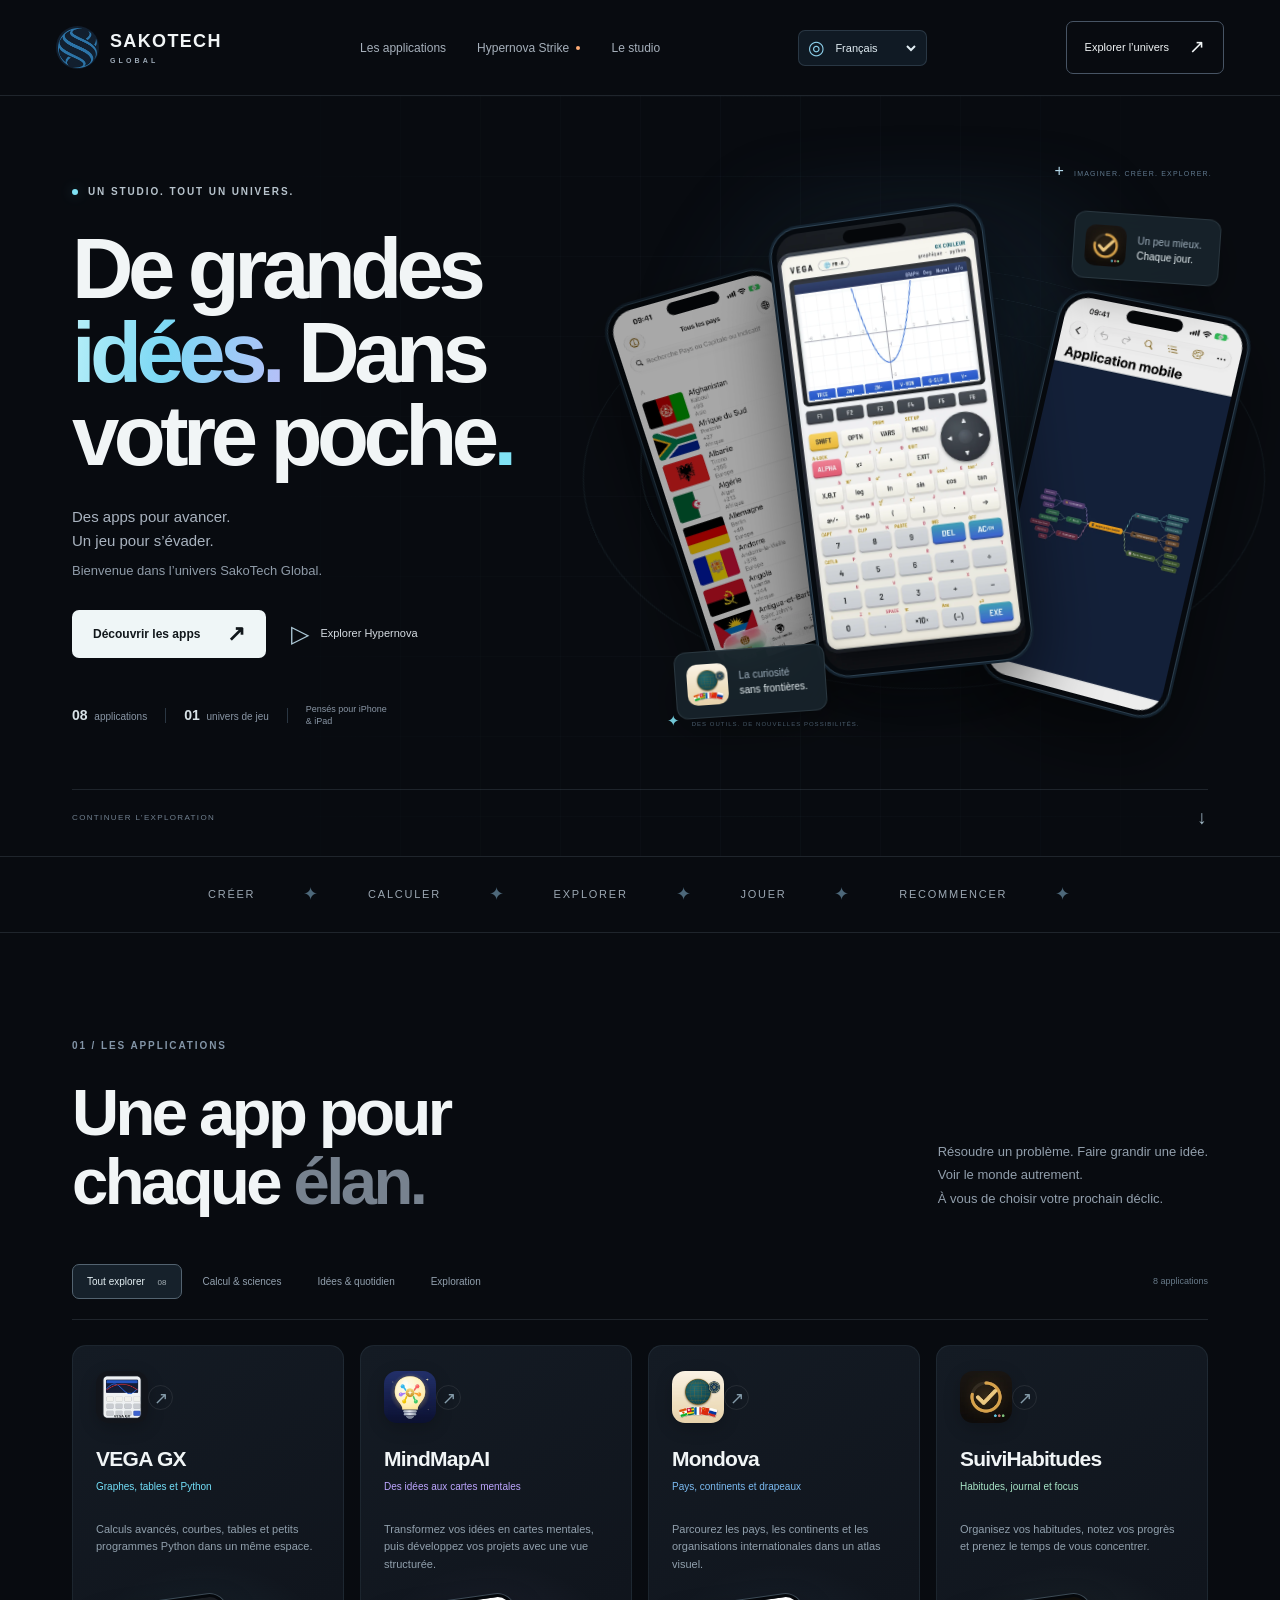
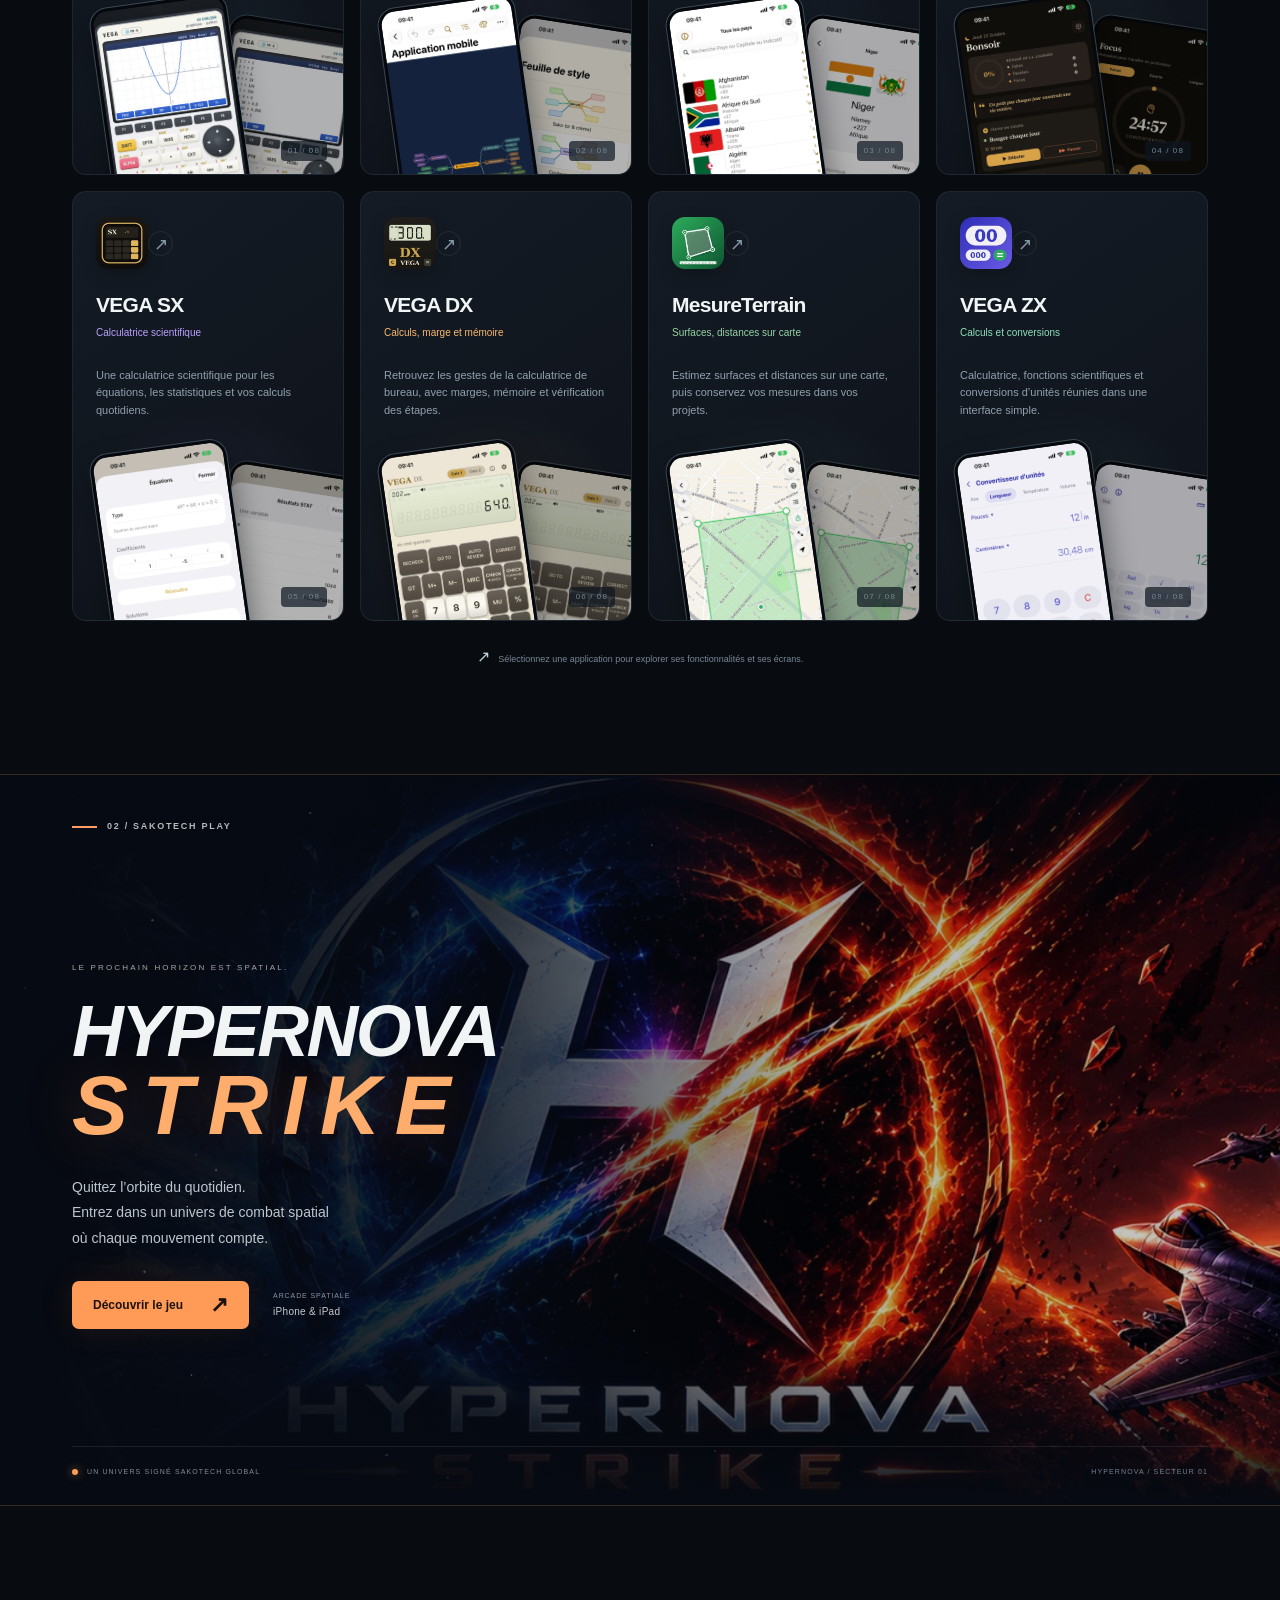
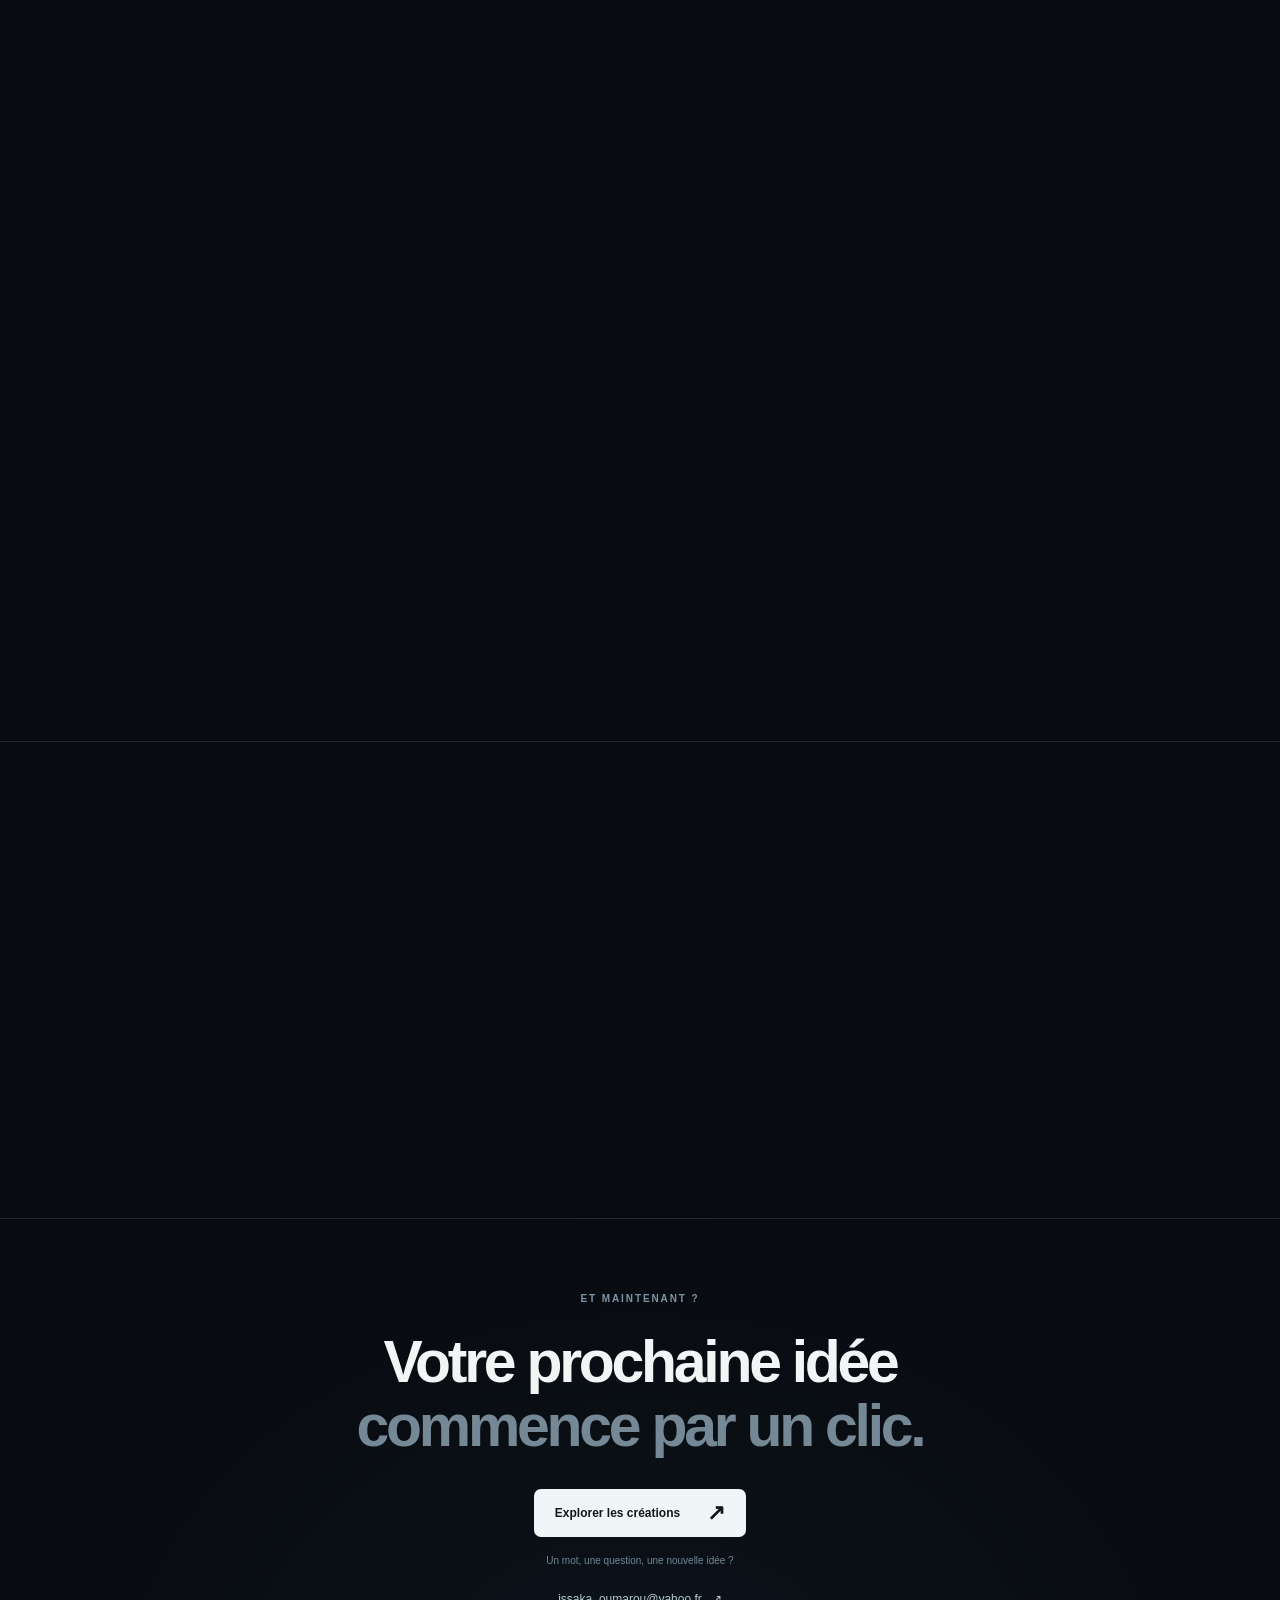
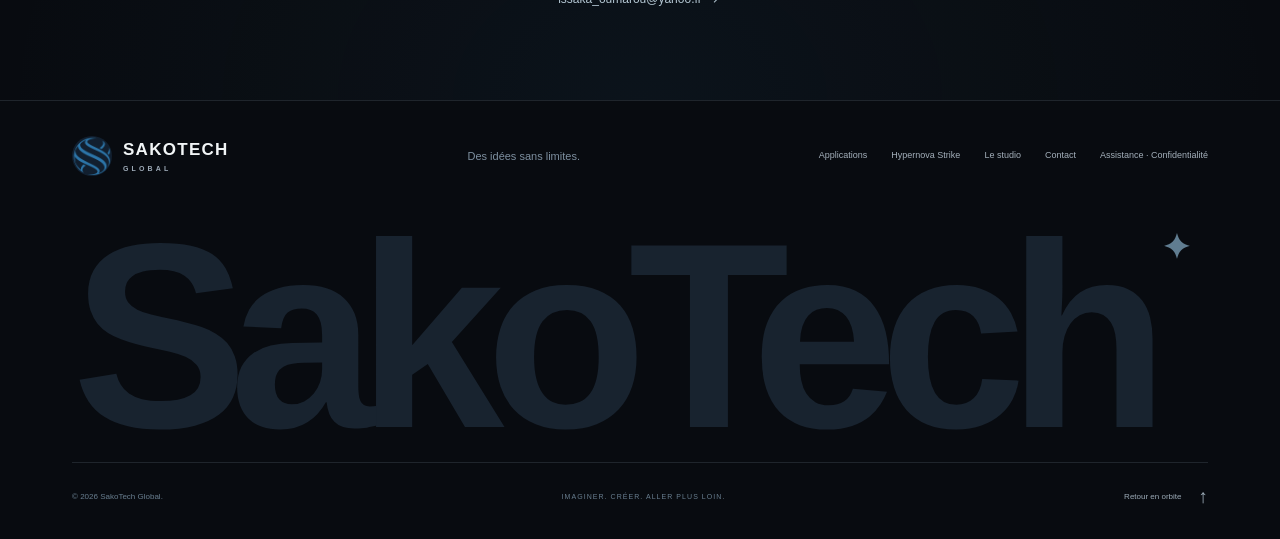
<file: index.html>
<!doctype html>
<html lang="fr" dir="ltr">
<head>
  <meta charset="UTF-8">
  <meta name="viewport" content="width=device-width, initial-scale=1">
  <meta name="theme-color" content="#080b10">
  <title data-i18n="meta.title">SakoTech Global — Des idées sans limites</title>
  <meta data-i18n-content="meta.description" name="description" content="Découvrez l’univers SakoTech Global : huit applications pour calculer, créer et explorer, et Hypernova Strike, notre jeu d’arcade spatiale.">
  <meta data-i18n-content="meta.title" property="og:title" content="SakoTech Global — Des idées sans limites">
  <meta data-i18n-content="meta.description" property="og:description" content="Des apps pour avancer. Un jeu pour s’évader. Explorez l’univers SakoTech Global.">
  <meta property="og:type" content="website">
  <meta property="og:image" content="https://sakotech-global.merrybull14.chatgpt.site/assets/hypernova-keyart.webp">
  <link rel="icon" type="image/svg+xml" href="assets/sakotech-embleme.svg">
  <link rel="stylesheet" href="styles.css">
  <link rel="preload" as="image" href="assets/vegagx-1.webp">
  <script defer src="apps-data.js"></script>
  <script defer src="site-i18n.js"></script>
  <script defer src="i18n-runtime.js"></script>
  <script defer src="app.js"></script>
</head>
<body>
  <a class="skip-link" href="#main" data-i18n="skip">Aller au contenu</a>
  <header class="site-header">
    <a class="brand" href="#accueil" aria-label="SakoTech Global, accueil" data-i18n-aria="nav.home"><img src="assets/sakotech-embleme.svg" alt="" width="43" height="43"><span>SAKOTECH<span class="brand-global">GLOBAL</span></span></a>
    <nav class="desktop-nav" aria-label="Navigation principale" data-i18n-aria="nav.main"><a href="#applications" data-i18n="nav.apps">Les applications</a><a href="#hypernova">Hypernova Strike <span class="nav-dot"></span></a><a href="#studio" data-i18n="nav.studio">Le studio</a></nav>
    <label class="language-control"><span class="sr-only" data-i18n="nav.language">Langue du site</span><span class="language-globe" aria-hidden="true">◎</span><select id="site-language" aria-label="Langue du site" data-i18n-aria="nav.language"><option value="fr" lang="fr">Français</option><option value="en" lang="en">English</option><option value="es" lang="es">Español</option><option value="ar" lang="ar" dir="rtl">العربية</option><option value="ru" lang="ru">Русский</option><option value="zh-Hans" lang="zh-Hans">简体中文</option></select></label>
    <a class="header-cta" href="#applications" data-i18n="nav.explore">Explorer l’univers <span aria-hidden="true">↗</span></a>
    <button data-i18n-aria="menu.open" class="menu-toggle" aria-label="Ouvrir le menu" aria-expanded="false" aria-controls="mobile-nav"><span></span><span></span></button>
    <nav class="mobile-nav" id="mobile-nav" aria-label="Navigation mobile" data-i18n-aria="nav.mobile" hidden><a href="#applications" data-i18n="nav.apps">Les applications</a><a href="#hypernova">Hypernova Strike</a><a href="#studio" data-i18n="nav.studio">Le studio</a></nav>
  </header>
  <main id="main">
    <section class="hero section-shell" id="accueil" aria-labelledby="hero-title">
      <div class="hero-grid" aria-hidden="true"></div>
      <div class="hero-copy">
        <p class="eyebrow" data-i18n="hero.eyebrow"><span class="status-dot"></span> UN STUDIO. TOUT UN UNIVERS.</p>
        <h1 id="hero-title" data-i18n="hero.title">De grandes<br><span class="hero-gradient">idées.</span> Dans<br>votre poche<span class="cyan">.</span></h1>
        <p class="hero-description" data-i18n="hero.description">Des apps pour avancer.<br>Un jeu pour s’évader.<br><strong>Bienvenue dans l’univers SakoTech Global.</strong></p>
        <div class="hero-actions"><a class="button button-light" href="#applications" data-i18n="hero.apps">Découvrir les apps <span aria-hidden="true">↗</span></a><a class="text-link" href="#hypernova" data-i18n="hero.game"><span class="play-small" aria-hidden="true">▷</span> Explorer Hypernova</a></div>
        <div class="hero-meta"><span data-i18n="hero.appsCount"><b>08</b> applications</span><i></i><span data-i18n="hero.gameCount"><b>01</b> univers de jeu</span><i></i><span class="made-for" data-i18n="hero.devices">Pensés pour iPhone & iPad</span></div>
      </div>
      <div class="hero-art" aria-label="Aperçus de VEGA GX, MindMapAI et Mondova" data-i18n-aria="hero.artLabel">
        <div class="art-glow"></div><div class="orbit orbit-one"></div><div class="orbit orbit-two"></div><div class="orbit orbit-three"></div>
        <div class="orbital-label orbital-label-top" data-i18n="hero.orbitTop"><span class="tiny-cross">+</span> IMAGINE. CREATE. EXPLORE.</div>
        <button class="hero-phone phone-back" data-app="Mondova" aria-label="Découvrir Mondova"><img src="assets/mondova-1.webp" alt="Atlas des pays dans Mondova" data-i18n-alt="hero.alt.Mondova" width="600" height="1304"><span class="island"></span></button>
        <button class="hero-phone phone-front" data-app="VegaGx" aria-label="Découvrir VEGA GX"><img src="assets/vegagx-1.webp" alt="Courbe de fonction dans VEGA GX" data-i18n-alt="hero.alt.VegaGx" width="600" height="1304"><span class="island"></span></button>
        <button class="hero-phone phone-side" data-app="MindMapAI" aria-label="Découvrir MindMapAI"><img src="assets/mindmapai-1.webp" alt="Carte mentale dans MindMapAI" data-i18n-alt="hero.alt.MindMapAI" width="600" height="1304"><span class="island"></span></button>
        <div class="floating-app float-one"><img src="assets/suivihabitudes-icon.webp" alt="" width="48" height="48"><span data-i18n="hero.floatOne">Un peu mieux.<br><b>Chaque jour.</b></span></div>
        <div class="floating-app float-two"><img src="assets/mondova-icon.webp" alt="" width="45" height="45"><span data-i18n="hero.floatTwo">La curiosité<br><b>sans frontières.</b></span></div>
        <div class="orbital-label orbital-label-bottom" data-i18n="hero.orbitBottom"><span class="cyan">✦</span> DES OUTILS. DE NOUVELLES POSSIBILITÉS.</div>
      </div>
      <a class="scroll-cue" href="#applications"><span data-i18n="hero.scroll">CONTINUER L’EXPLORATION</span><span aria-hidden="true">↓</span></a>
    </section>
    <div class="universe-strip" aria-label="Créer, calculer, explorer, jouer" data-i18n-aria="strip.label"><span data-i18n="strip.create">CRÉER</span><i>✦</i><span data-i18n="strip.calculate">CALCULER</span><i>✦</i><span data-i18n="strip.explore">EXPLORER</span><i>✦</i><span data-i18n="strip.play">JOUER</span><i>✦</i><span data-i18n="strip.again">RECOMMENCER</span><i>✦</i></div>
    <section class="apps-section section-shell" id="applications" aria-labelledby="apps-title">
      <div class="section-heading reveal"><div><p class="eyebrow" data-i18n="apps.kicker">01 / LES APPLICATIONS</p><h2 id="apps-title" data-i18n="apps.title">Une app pour<br>chaque <span class="muted">élan.</span></h2></div><p class="section-intro" data-i18n="apps.intro">Résoudre un problème. Faire grandir une idée.<br>Voir le monde autrement.<br>À vous de choisir votre prochain déclic.</p></div>
      <div class="filter-bar reveal"><div class="filters" role="group" aria-label="Filtrer les applications" data-i18n-aria="apps.filtersLabel"><button class="filter active" data-filter="all" aria-pressed="true" data-i18n="apps.all">Tout explorer <span>08</span></button><button class="filter" data-filter="calcul" aria-pressed="false" data-i18n="category.calcul">Calcul & sciences</button><button class="filter" data-filter="quotidien" aria-pressed="false" data-i18n="category.quotidien">Idées & quotidien</button><button class="filter" data-filter="exploration" aria-pressed="false" data-i18n="category.exploration">Exploration</button></div><span class="filter-count" aria-live="polite">8 applications</span></div>
      <div class="apps-grid" id="apps-grid"></div>
      <p class="catalog-note" data-i18n="apps.note"><span aria-hidden="true">↗</span> Sélectionnez une application pour explorer ses fonctionnalités et ses écrans.</p>
    </section>
    <section class="game-section" id="hypernova" aria-labelledby="game-title">
      <div class="game-art" aria-hidden="true"></div><div class="game-vignette" aria-hidden="true"></div><canvas id="starfield" aria-hidden="true"></canvas>
      <div class="game-content section-shell"><p class="eyebrow" data-i18n="game.kicker"><span class="orange-line"></span> 02 / SAKOTECH PLAY</p><div class="game-heading reveal"><span class="game-overline" data-i18n="game.overline">LE PROCHAIN HORIZON EST SPATIAL.</span><h2 id="game-title">HYPERNOVA<br><span>STRIKE</span></h2><p data-i18n="game.intro">Quittez l’orbite du quotidien.<br>Entrez dans un univers de combat spatial<br>où chaque mouvement compte.</p><div class="game-actions"><button class="button button-orange" data-game data-i18n="game.cta">Découvrir le jeu <span aria-hidden="true">↗</span></button><span class="game-platform" data-i18n="game.platform">ARCADE SPATIALE<br><strong>iPhone & iPad</strong></span></div></div><div class="game-bottom"><span data-i18n="game.signature"><i class="status-dot orange-dot"></i> UN UNIVERS SIGNÉ SAKOTECH GLOBAL</span><span class="game-coordinate" aria-hidden="true" data-i18n="game.sector">HYPERNOVA / SECTOR 01</span></div></div>
    </section>
    <section class="studio-section section-shell" id="studio" aria-labelledby="studio-title">
      <div class="studio-top reveal"><p class="eyebrow" data-i18n="studio.kicker">03 / LE STUDIO</p><span class="studio-chip" data-i18n="studio.chip"><span class="status-dot"></span> LA CURIOSITÉ COMME MOTEUR</span></div>
      <div class="studio-main"><div class="studio-art reveal"><div class="studio-ring" aria-hidden="true"></div><div class="studio-ring ring-two" aria-hidden="true"></div><img class="studio-logo" src="assets/sakotech-global-logo.png" alt="Logo SakoTech Global : globe bleu et nom du studio" data-i18n-alt="studio.logoAlt" width="1024" height="1024" loading="lazy"><span class="studio-art-plus" aria-hidden="true">+</span></div><div class="studio-copy reveal"><h2 id="studio-title" data-i18n="studio.title">L’ambition de créer.<br><span class="muted">Le plaisir d’explorer.</span></h2><p data-i18n="studio.lead">SakoTech Global réunit deux envies : rendre le quotidien plus simple et ouvrir de nouveaux terrains de jeu.</p><p data-i18n="studio.body">Des calculatrices VEGA aux cartes mentales, d’un atlas du monde aux combats d’Hypernova Strike, chaque création invite à faire un pas de plus.</p><a class="text-link" href="#applications" data-i18n="studio.link">Trouvez votre prochaine découverte <span aria-hidden="true">↗</span></a></div></div>
      <div class="values-grid reveal"><div><span class="value-number">01</span><h3 data-i18n="values.oneTitle">Utile par nature.</h3><p data-i18n="values.oneBody">Des outils concrets pour calculer, organiser et donner forme à vos idées.</p></div><div><span class="value-number">02</span><h3 data-i18n="values.twoTitle">Curieux, toujours.</h3><p data-i18n="values.twoBody">Explorer une fonction, un pays, une nouvelle façon de voir les choses.</p></div><div><span class="value-number">03</span><h3 data-i18n="values.threeTitle">Place à l’évasion.</h3><p data-i18n="values.threeBody">Parce que la technologie peut aussi transformer un instant en aventure.</p></div></div>
    </section>
    <section class="faq-section section-shell" aria-labelledby="faq-title"><div class="faq-heading reveal"><p class="eyebrow" data-i18n="faq.kicker">QUELQUES REPÈRES</p><h2 id="faq-title" data-i18n="faq.title">La curiosité<br>commence ici.</h2></div><div class="faq-list reveal"><details><summary data-i18n="faq.oneQuestion">Quelle calculatrice VEGA choisir ?<span aria-hidden="true">+</span></summary><p data-i18n="faq.oneAnswer">VEGA GX associe graphes, tables et Python. VEGA SX se concentre sur le calcul scientifique, les équations et les statistiques. VEGA DX reprend les usages de la calculatrice de bureau, notamment les marges et la mémoire. VEGA ZX réunit calculs, historique et conversions d’unités.</p></details><details><summary data-i18n="faq.twoQuestion">Sur quels appareils découvrir les apps ?<span aria-hidden="true">+</span></summary><p data-i18n="faq.twoAnswer">Les applications sont conçues pour iPhone et iPad, à l’exception de SuiviHabitudes, conçu pour iPhone. Les fonctions d’assistance IA dépendent des appareils et configurations compatibles.</p></details><details><summary data-i18n="faq.threeQuestion">Quelles langues sont proposées ?<span aria-hidden="true">+</span></summary><p data-i18n="faq.threeAnswer">Selon l’application, les interfaces proposent le français, l’anglais, l’espagnol, l’arabe, le russe ou le chinois simplifié. Chaque fiche indique ses langues. VEGA ZX est actuellement en français ; certaines fiches géographiques de Mondova restent en français.</p></details><details><summary data-i18n="faq.fourQuestion">Quel est l’univers d’Hypernova Strike ?<span aria-hidden="true">+</span></summary><p data-i18n="faq.fourAnswer">Hypernova Strike est le jeu d’arcade spatiale de SakoTech Global : des vaisseaux, des combats et un univers visuel entre énergie bleue et feu orange. Découvrez ses images et ses mécaniques dans la présentation du jeu.</p></details></div></section>
    <section class="closing-section section-shell reveal"><p class="eyebrow" data-i18n="closing.kicker">ET MAINTENANT ?</p><h2 data-i18n="closing.title">Votre prochaine idée<br><span>commence par un clic.</span></h2><a href="#applications" class="button button-light" data-i18n="closing.cta">Explorer les créations <span aria-hidden="true">↗</span></a><div id="contact-slot"></div></section>
  </main>
  <footer class="site-footer section-shell"><div class="footer-top"><a href="#accueil" class="brand"><img src="assets/sakotech-embleme.svg" alt="" width="40" height="40"><span>SAKOTECH<span class="brand-global">GLOBAL</span></span></a><p data-i18n="footer.tagline">Des idées sans limites.</p><nav aria-label="Pied de page" data-i18n-aria="nav.footer"><a href="#applications" data-i18n="footer.apps">Applications</a><a href="#hypernova">Hypernova Strike</a><a href="#studio" data-i18n="nav.studio">Le studio</a><a href="mailto:issaka_oumarou@yahoo.fr" data-i18n="footer.contact">Contact</a><a href="assistance.html">Assistance · Confidentialité</a></nav></div><div class="footer-word" aria-hidden="true">SakoTech<span>✦</span></div><div class="footer-bottom"><span>© <span id="year">2026</span> SakoTech Global.</span><span data-i18n="footer.mantra">IMAGINER. CRÉER. ALLER PLUS LOIN.</span><a href="#accueil" data-i18n="footer.back">Retour en orbite <span aria-hidden="true">↑</span></a></div></footer>
  <dialog id="product-dialog" aria-labelledby="dialog-title"><button data-i18n-aria="dialog.close" class="dialog-close" aria-label="Fermer la présentation">×</button><div id="dialog-content"></div></dialog>
</body>
</html>
</file>
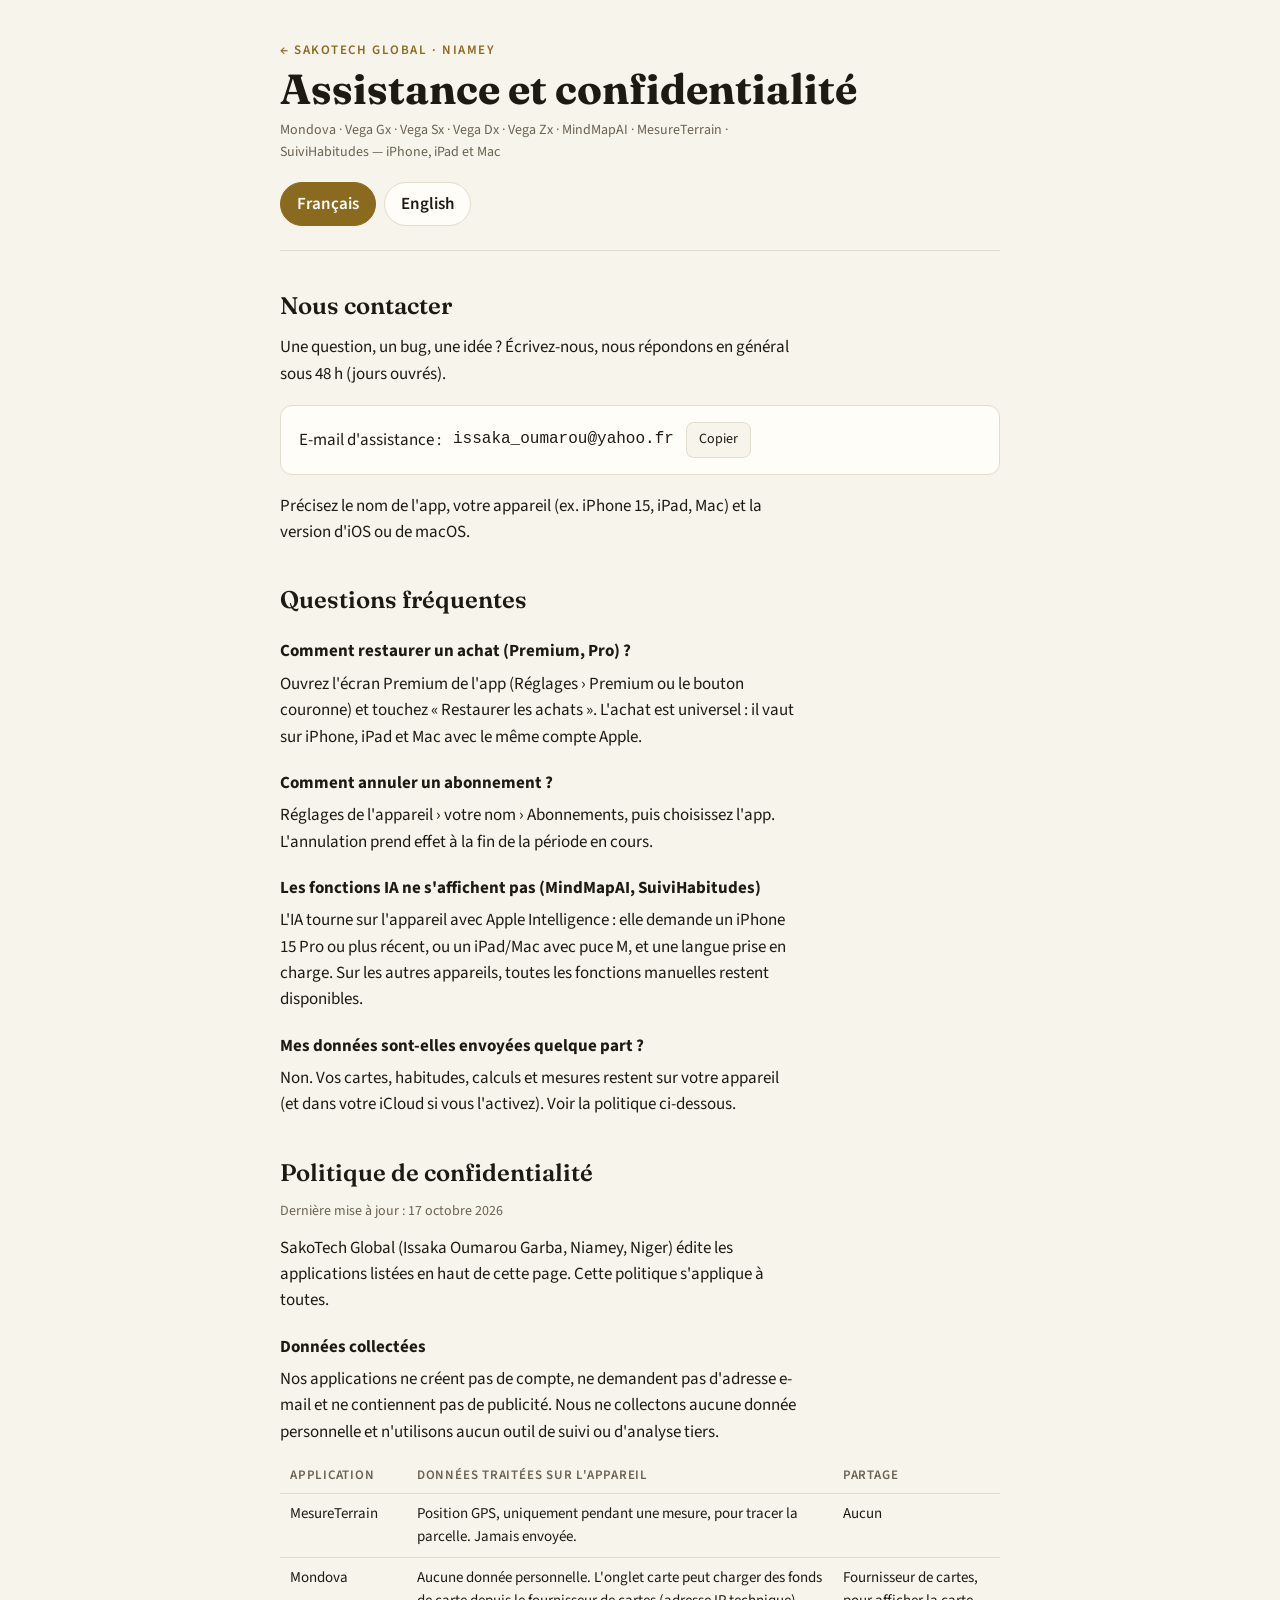
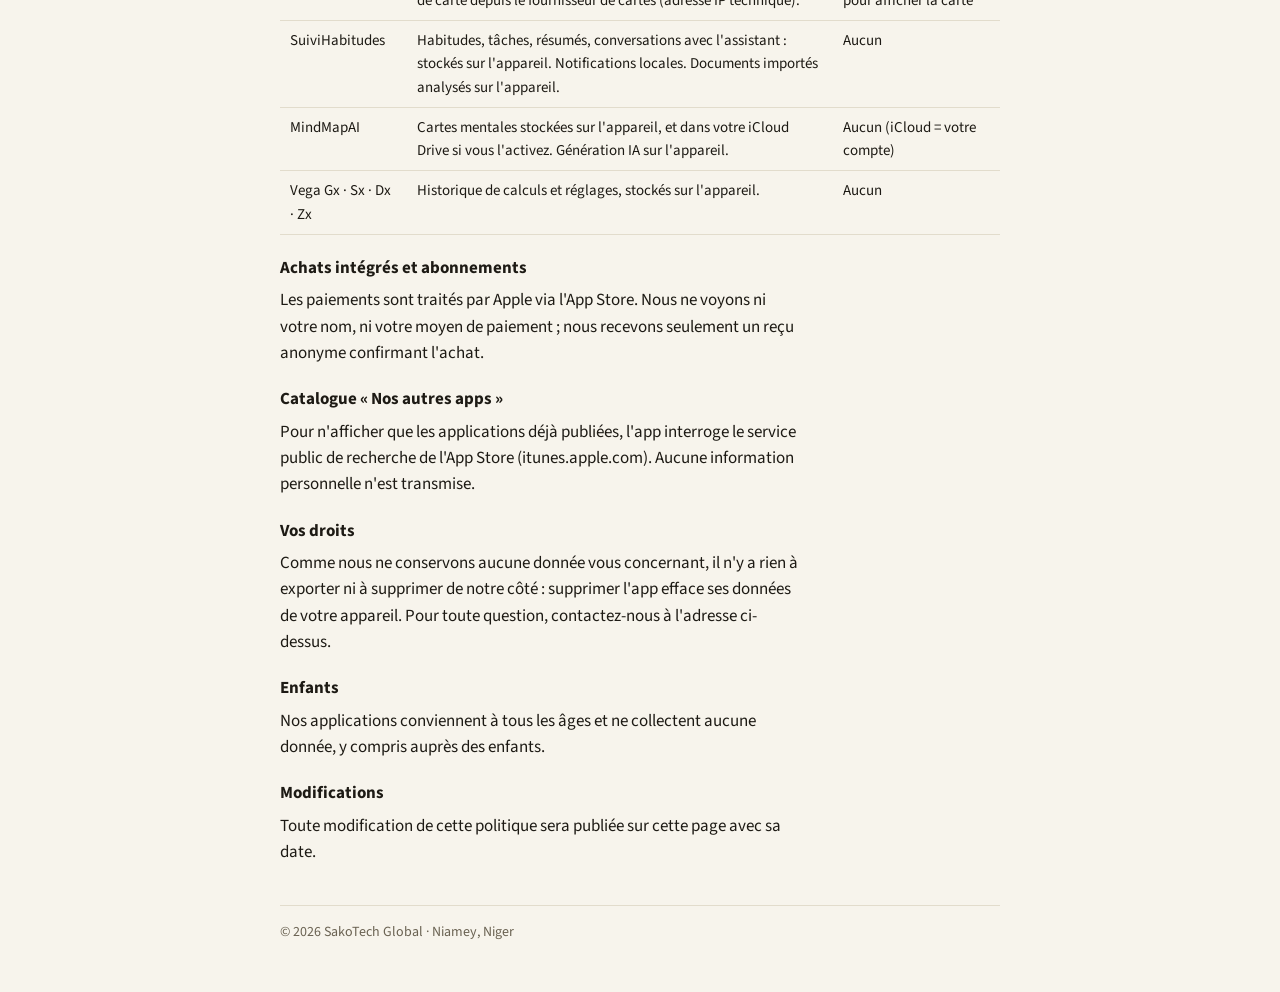
<file: assistance.html>
<!doctype html><html lang="fr"><head><meta charset="utf-8"><title>SakoTech Global — Assistance et confidentialité</title><meta name="description" content="Assistance et politique de confidentialité des apps SakoTech Global"><meta name=viewport content="width=device-width,initial-scale=1,viewport-fit=cover"><style>:root{color-scheme:light;box-sizing:border-box;padding-top:env(safe-area-inset-top,0px);padding-bottom:env(safe-area-inset-bottom,0px)}html{scroll-padding-top:env(safe-area-inset-top,0px)}body{margin:0;padding:0;font:14px -apple-system,BlinkMacSystemFont,sans-serif;background:#fff;color:#000}img{max-width:100%}[hidden]:not([hidden=until-found i]){display:none!important}</style></head><body>
<link rel="stylesheet" href="https://fonts.googleapis.com/css2?family=Fraunces:opsz,wght@9..144,600;9..144,700&family=Source+Sans+3:wght@400;600&display=swap">
<style>
/* Layout : une colonne de lecture, en-tête sobre doré, deux langues en onglets */
:root{
  --bg:#f7f4ec; --fg:#1d1a14; --muted:#6a6252; --accent:#8a6a1f; --line:#e2dccc; --card:#fffdf7;
  --display:"Fraunces",Georgia,"Times New Roman",serif; --body:"Source Sans 3","Helvetica Neue",Arial,sans-serif;
}
@media (prefers-color-scheme: dark){:root:not([data-theme="light"]){--bg:#15130f;--fg:#efe9db;--muted:#a69d88;--accent:#d2b05a;--line:#2d291f;--card:#1d1a14;color-scheme:dark}}
:root[data-theme="dark"]{--bg:#15130f;--fg:#efe9db;--muted:#a69d88;--accent:#d2b05a;--line:#2d291f;--card:#1d1a14;color-scheme:dark}
body{background:var(--bg);color:var(--fg);font-family:var(--body);font-size:17px;line-height:1.55;
  padding-left:max(16px,env(safe-area-inset-left,0px));padding-right:max(16px,env(safe-area-inset-right,0px));padding-block:0 48px}
.wrap{max-width:720px;margin:0 auto}
header{padding-block:40px 24px;border-bottom:1px solid var(--line)}
.eyebrow{font-size:13px;letter-spacing:.12em;text-transform:uppercase;color:var(--accent);font-weight:600}
h1{font-family:var(--display);font-weight:700;font-size:clamp(30px,6vw,42px);margin:6px 0 8px;text-wrap:balance;line-height:1.1}
h2{font-family:var(--display);font-weight:600;font-size:24px;margin:36px 0 10px;text-wrap:balance}
h3{font-size:17px;margin:20px 0 6px}
p{margin:0 0 12px;max-width:65ch}
ul{padding-left:20px;margin:0 0 12px}
li{margin-bottom:4px}
.tabs{display:flex;gap:8px;margin-top:18px}
.tabs button{font:inherit;font-weight:600;padding:8px 16px;border-radius:999px;border:1px solid var(--line);background:var(--card);color:var(--fg);cursor:pointer}
.tabs button[aria-selected="true"]{background:var(--accent);border-color:var(--accent);color:#fff}
.tabs button:focus-visible{outline:2px solid var(--accent);outline-offset:2px}
.contact{background:var(--card);border:1px solid var(--line);border-radius:12px;padding:16px 18px;margin:18px 0;display:flex;flex-wrap:wrap;gap:12px;align-items:center}
.contact code{font-size:16px;user-select:all;background:transparent}
.contact button{font:inherit;font-size:14px;padding:6px 12px;border-radius:8px;border:1px solid var(--line);background:var(--bg);color:var(--fg);cursor:pointer}
table{border-collapse:collapse;width:100%;font-size:15px}
th,td{text-align:left;padding:8px 10px;border-bottom:1px solid var(--line);vertical-align:top}
th{font-weight:600;color:var(--muted);font-size:13px;letter-spacing:.06em;text-transform:uppercase}
.table{overflow-x:auto}
.muted{color:var(--muted);font-size:14px}
footer{margin-top:40px;padding-top:16px;border-top:1px solid var(--line);color:var(--muted);font-size:14px}
@media (prefers-reduced-motion:no-preference){.tabs button{transition:background .15s}}
</style>

<div class="wrap">
<header>
  <div class="eyebrow"><a href="./" style="color:inherit;text-decoration:none">← SakoTech Global</a> · Niamey</div>
  <h1>Assistance et confidentialité</h1>
  <p class="muted">Mondova · Vega Gx · Vega Sx · Vega Dx · Vega Zx · MindMapAI · MesureTerrain · SuiviHabitudes — iPhone, iPad et Mac</p>
  <div class="tabs" role="tablist">
    <button id="tab-fr" role="tab" aria-selected="true" aria-controls="fr">Français</button>
    <button id="tab-en" role="tab" aria-selected="false" aria-controls="en">English</button>
  </div>
</header>

<section id="fr" role="tabpanel" aria-labelledby="tab-fr">
  <h2>Nous contacter</h2>
  <p>Une question, un bug, une idée ? Écrivez-nous, nous répondons en général sous 48 h (jours ouvrés).</p>
  <div class="contact">
    <span>E-mail d'assistance :</span>
    <code id="mail-fr">issaka_oumarou@yahoo.fr</code>
    <button type="button" data-copy="mail-fr">Copier</button>
  </div>
  <p>Précisez le nom de l'app, votre appareil (ex. iPhone 15, iPad, Mac) et la version d'iOS ou de macOS.</p>

  <h2>Questions fréquentes</h2>
  <h3>Comment restaurer un achat (Premium, Pro) ?</h3>
  <p>Ouvrez l'écran Premium de l'app (Réglages › Premium ou le bouton couronne) et touchez « Restaurer les achats ». L'achat est universel : il vaut sur iPhone, iPad et Mac avec le même compte Apple.</p>
  <h3>Comment annuler un abonnement ?</h3>
  <p>Réglages de l'appareil › votre nom › Abonnements, puis choisissez l'app. L'annulation prend effet à la fin de la période en cours.</p>
  <h3>Les fonctions IA ne s'affichent pas (MindMapAI, SuiviHabitudes)</h3>
  <p>L'IA tourne sur l'appareil avec Apple Intelligence : elle demande un iPhone 15 Pro ou plus récent, ou un iPad/Mac avec puce M, et une langue prise en charge. Sur les autres appareils, toutes les fonctions manuelles restent disponibles.</p>
  <h3>Mes données sont-elles envoyées quelque part ?</h3>
  <p>Non. Vos cartes, habitudes, calculs et mesures restent sur votre appareil (et dans votre iCloud si vous l'activez). Voir la politique ci-dessous.</p>

  <h2 id="confidentialite">Politique de confidentialité</h2>
  <p class="muted">Dernière mise à jour : 17 octobre 2026</p>
  <p>SakoTech Global (Issaka Oumarou Garba, Niamey, Niger) édite les applications listées en haut de cette page. Cette politique s'applique à toutes.</p>
  <h3>Données collectées</h3>
  <p>Nos applications ne créent pas de compte, ne demandent pas d'adresse e-mail et ne contiennent pas de publicité. Nous ne collectons aucune donnée personnelle et n'utilisons aucun outil de suivi ou d'analyse tiers.</p>
  <div class="table"><table>
    <tr><th>Application</th><th>Données traitées sur l'appareil</th><th>Partage</th></tr>
    <tr><td>MesureTerrain</td><td>Position GPS, uniquement pendant une mesure, pour tracer la parcelle. Jamais envoyée.</td><td>Aucun</td></tr>
    <tr><td>Mondova</td><td>Aucune donnée personnelle. L'onglet carte peut charger des fonds de carte depuis le fournisseur de cartes (adresse IP technique).</td><td>Fournisseur de cartes, pour afficher la carte</td></tr>
    <tr><td>SuiviHabitudes</td><td>Habitudes, tâches, résumés, conversations avec l'assistant : stockés sur l'appareil. Notifications locales. Documents importés analysés sur l'appareil.</td><td>Aucun</td></tr>
    <tr><td>MindMapAI</td><td>Cartes mentales stockées sur l'appareil, et dans votre iCloud Drive si vous l'activez. Génération IA sur l'appareil.</td><td>Aucun (iCloud = votre compte)</td></tr>
    <tr><td>Vega Gx · Sx · Dx · Zx</td><td>Historique de calculs et réglages, stockés sur l'appareil.</td><td>Aucun</td></tr>
  </table></div>
  <h3>Achats intégrés et abonnements</h3>
  <p>Les paiements sont traités par Apple via l'App Store. Nous ne voyons ni votre nom, ni votre moyen de paiement ; nous recevons seulement un reçu anonyme confirmant l'achat.</p>
  <h3>Catalogue « Nos autres apps »</h3>
  <p>Pour n'afficher que les applications déjà publiées, l'app interroge le service public de recherche de l'App Store (itunes.apple.com). Aucune information personnelle n'est transmise.</p>
  <h3>Vos droits</h3>
  <p>Comme nous ne conservons aucune donnée vous concernant, il n'y a rien à exporter ni à supprimer de notre côté : supprimer l'app efface ses données de votre appareil. Pour toute question, contactez-nous à l'adresse ci-dessus.</p>
  <h3>Enfants</h3>
  <p>Nos applications conviennent à tous les âges et ne collectent aucune donnée, y compris auprès des enfants.</p>
  <h3>Modifications</h3>
  <p>Toute modification de cette politique sera publiée sur cette page avec sa date.</p>
</section>

<section id="en" role="tabpanel" aria-labelledby="tab-en" hidden>
  <h2>Contact us</h2>
  <p>A question, a bug, an idea? Write to us; we usually reply within 48 hours (working days).</p>
  <div class="contact">
    <span>Support e-mail:</span>
    <code id="mail-en">issaka_oumarou@yahoo.fr</code>
    <button type="button" data-copy="mail-en">Copy</button>
  </div>
  <p>Please include the app name, your device (e.g. iPhone 15, iPad, Mac) and your iOS or macOS version.</p>

  <h2>Frequently asked questions</h2>
  <h3>How do I restore a purchase (Premium, Pro)?</h3>
  <p>Open the app's Premium screen (Settings › Premium or the crown button) and tap "Restore purchases". Purchases are universal: they work on iPhone, iPad and Mac with the same Apple account.</p>
  <h3>How do I cancel a subscription?</h3>
  <p>Device Settings › your name › Subscriptions, then pick the app. Cancellation takes effect at the end of the current period.</p>
  <h3>AI features don't appear (MindMapAI, SuiviHabitudes)</h3>
  <p>AI runs on-device with Apple Intelligence: it needs an iPhone 15 Pro or later, or an M-series iPad/Mac, and a supported language. On other devices every manual feature stays available.</p>
  <h3>Is my data sent anywhere?</h3>
  <p>No. Your maps, habits, calculations and measurements stay on your device (and in your iCloud if you enable it). See the policy below.</p>

  <h2 id="privacy">Privacy policy</h2>
  <p class="muted">Last updated: 17 October 2026</p>
  <p>SakoTech Global (Issaka Oumarou Garba, Niamey, Niger) publishes the applications listed at the top of this page. This policy applies to all of them.</p>
  <h3>Data we collect</h3>
  <p>Our apps have no accounts, never ask for an e-mail address and contain no advertising. We collect no personal data and use no third-party tracking or analytics tools.</p>
  <div class="table"><table>
    <tr><th>App</th><th>Data processed on your device</th><th>Sharing</th></tr>
    <tr><td>MesureTerrain</td><td>GPS position, only during a measurement, to trace the plot. Never sent anywhere.</td><td>None</td></tr>
    <tr><td>Mondova</td><td>No personal data. The map tab may load map tiles from the map provider (technical IP address).</td><td>Map provider, to display the map</td></tr>
    <tr><td>SuiviHabitudes</td><td>Habits, tasks, summaries and assistant conversations stored on the device. Local notifications. Imported documents analysed on the device.</td><td>None</td></tr>
    <tr><td>MindMapAI</td><td>Mind maps stored on the device, and in your iCloud Drive if you enable it. On-device AI generation.</td><td>None (iCloud = your account)</td></tr>
    <tr><td>Vega Gx · Sx · Dx · Zx</td><td>Calculation history and settings, stored on the device.</td><td>None</td></tr>
  </table></div>
  <h3>In-app purchases and subscriptions</h3>
  <p>Payments are handled by Apple through the App Store. We never see your name or payment method; we only receive an anonymous receipt confirming the purchase.</p>
  <h3>"Our other apps" catalogue</h3>
  <p>To show only apps that are already published, the app queries the App Store's public lookup service (itunes.apple.com). No personal information is transmitted.</p>
  <h3>Your rights</h3>
  <p>Since we keep no data about you, there is nothing to export or delete on our side: deleting the app removes its data from your device. For any question, contact us at the address above.</p>
  <h3>Children</h3>
  <p>Our apps are suitable for all ages and collect no data, including from children.</p>
  <h3>Changes</h3>
  <p>Any change to this policy will be published on this page with its date.</p>
</section>

<footer>© 2026 SakoTech Global · Niamey, Niger</footer>
</div>

<script>
(function(){
  var tabs=document.querySelectorAll('[role=tab]');
  function show(id){
    tabs.forEach(function(t){var on=t.getAttribute('aria-controls')===id;t.setAttribute('aria-selected',on?'true':'false');document.getElementById(t.getAttribute('aria-controls')).hidden=!on;});
    try{localStorage.setItem('sako.lang',id);}catch(e){}
  }
  tabs.forEach(function(t){t.addEventListener('click',function(){show(t.getAttribute('aria-controls'));});});
  var saved=null; try{saved=localStorage.getItem('sako.lang');}catch(e){}
  if(location.hash==='#en'||location.hash==='#privacy'||saved==='en') show('en'); if(location.hash==='#confidentialite') show('fr');
  document.querySelectorAll('[data-copy]').forEach(function(b){
    b.addEventListener('click',function(){
      var el=document.getElementById(b.getAttribute('data-copy')), txt=el.textContent, done=function(){b.textContent='✓';setTimeout(function(){b.textContent=b.getAttribute('data-copy')==='mail-fr'?'Copier':'Copy';},1500);};
      if(navigator.clipboard&&navigator.clipboard.writeText){navigator.clipboard.writeText(txt).then(done).catch(function(){var r=document.createRange();r.selectNodeContents(el);var s=getSelection();s.removeAllRanges();s.addRange(r);});}
      else{var r=document.createRange();r.selectNodeContents(el);var s=getSelection();s.removeAllRanges();s.addRange(r);}
    });
  });
})();
</script>

</body></html>
</file>
<file: styles.css>
@charset "UTF-8";
:root{--bg:#080b10;--panel:#10151c;--ink:#f1f5f6;--muted:#929da9;--line:rgba(184,210,232,.13);--cyan:#80e2f4;--orange:#ff8a46;--font:Inter,"SF Pro Display",-apple-system,BlinkMacSystemFont,"Segoe UI",sans-serif}
*{box-sizing:border-box}html{scroll-behavior:smooth;scroll-padding-top:100px}body{margin:0;background:var(--bg);color:var(--ink);font-family:var(--font);font-size:16px;line-height:1.5;-webkit-font-smoothing:antialiased}body.modal-open{overflow:hidden}button,a{-webkit-tap-highlight-color:transparent}a{color:inherit;text-decoration:none}button{font:inherit;color:inherit;cursor:pointer}button:disabled{cursor:default}img{display:block;max-width:100%;height:auto}button,summary,a{touch-action:manipulation}button:focus-visible,a:focus-visible,summary:focus-visible{outline:3px solid var(--cyan);outline-offset:5px}::selection{background:#70dbf4;color:#071117}button{border:0}h1,h2,h3,p{margin:0}h1,h2,h3{font-weight:650;letter-spacing:-.055em}h2{font-size:clamp(40px,5.1vw,73px);line-height:1.05}h3{letter-spacing:-.035em}.section-shell{max-width:1440px;margin:0 auto;padding-left:72px;padding-right:72px}.muted{color:#77828f}.cyan{color:var(--cyan)}.eyebrow{font-size:10px;font-weight:650;letter-spacing:.19em;display:flex;align-items:center;gap:10px}.status-dot{display:inline-block;width:6px;height:6px;border-radius:50%;background:var(--cyan);box-shadow:0 0 13px #80e2f450}.skip-link{position:fixed;top:-100px;left:20px;z-index:100;background:var(--cyan);color:#000;padding:12px 20px}.skip-link:focus{top:12px}
.site-header{height:96px;position:relative;z-index:20;max-width:1600px;margin:auto;padding:0 56px;display:flex;align-items:center;justify-content:space-between;border-bottom:1px solid var(--line)}.brand{display:flex;gap:10px;align-items:center;font-size:23px;font-weight:650;line-height:1;letter-spacing:-.8px}.brand img{border-radius:11px}.brand-global{display:block;font-size:8px;letter-spacing:.46em;color:#9daab7;margin-top:7px;font-weight:600}.desktop-nav{display:flex;gap:31px;font-size:12px;color:#a6b0bb;align-items:center}.desktop-nav a{transition:color .2s}.desktop-nav a:hover{color:#fff}.nav-dot{display:inline-block;width:4px;height:4px;background:#ffad76;border-radius:50%;vertical-align:middle;margin-left:4px}.header-cta{font-size:11px;padding:11px 18px;border:1px solid #475464;border-radius:7px;display:flex;align-items:center;gap:20px;transition:background .2s,border-color .2s}.header-cta:hover{background:#182731;border-color:var(--cyan)}.header-cta span{font-size:19px}.menu-toggle{display:none;background:transparent;padding:12px}.menu-toggle span{display:block;width:23px;height:1px;background:#fff;margin:6px 0}.mobile-nav{display:none}
.hero{position:relative;min-height:760px;display:grid;grid-template-columns:1fr 1fr;align-items:center;padding-top:60px;padding-bottom:100px;overflow:hidden}.hero-grid{pointer-events:none;position:absolute;inset:0;background-image:linear-gradient(to right,#93c9e509 1px,transparent 1px),linear-gradient(to bottom,#93c9e509 1px,transparent 1px);background-size:80px 80px;mask-image:linear-gradient(90deg,transparent 15%,#000 60%,transparent);opacity:.8}.hero-copy{z-index:2;position:relative}.hero .eyebrow{margin-bottom:28px;color:#b7c3cc}.hero h1{font-size:clamp(65px,6.65vw,97px);line-height:.98;letter-spacing:-.065em;font-weight:650;max-width:670px}.hero-gradient{background:linear-gradient(100deg,#b8eff8 0%,#7bd8f4 45%,#b6bff8 100%);background-clip:text;-webkit-background-clip:text;color:transparent}.hero-description{margin-top:27px;font-size:15px;line-height:1.6;color:#a9b3bf}.hero-description strong{font-weight:400;font-size:13px;display:inline-block;margin-top:8px;color:#8f9ba8}.hero-actions{display:flex;gap:25px;align-items:center;margin-top:28px}.button{display:inline-flex;align-items:center;justify-content:center;gap:27px;border-radius:7px;min-height:48px;padding:13px 21px;font-size:12px;font-weight:600;transition:transform .2s,background .2s,box-shadow .2s}.button:hover{transform:translateY(-3px)}.button span{font-size:22px;line-height:1}.button-light{background:#eff6f7;color:#11171b}.button-light:hover{background:#c8f2fa;box-shadow:0 7px 30px #8ce5f51a}.text-link{font-size:11px;display:inline-flex;gap:11px;align-items:center;color:#d4dbe1}.text-link:hover{color:var(--cyan)}.play-small{font-size:24px;line-height:1;color:#acc8d6}.hero-meta{display:flex;align-items:center;gap:18px;color:#8996a5;font-size:10px;margin-top:45px}.hero-meta b{font-weight:600;font-size:14px;color:#d8e2e7;margin-right:4px}.hero-meta i{height:15px;width:1px;background:#2a3642}.hero-meta .made-for{font-size:9px;max-width:86px;line-height:1.4}.scroll-cue{position:absolute;bottom:29px;left:72px;right:72px;display:flex;align-items:center;justify-content:space-between;border-top:1px solid var(--line);padding-top:18px;font-size:8px;letter-spacing:.17em;color:#718190}.scroll-cue span:last-child{font-size:19px;line-height:1;color:#a2b9c6}
.hero-art{position:relative;height:570px;width:100%;isolation:isolate;perspective:1400px}.art-glow{position:absolute;inset:0 -30px;background:radial-gradient(ellipse at 50% 40%,#2b587b4d,transparent 63%);filter:blur(25px)}.orbit{position:absolute;border:1px solid #8acfe71e;border-radius:50%;width:560px;height:560px;top:-12px;left:50%;transform:translateX(-50%) rotateX(52deg) rotateZ(-25deg);z-index:-1}.orbit-two{width:670px;height:670px;top:-67px;opacity:.6}.orbit-three{width:420px;height:420px;top:58px;opacity:.5}.orbit-one:after{content:"";position:absolute;top:33px;left:109px;width:7px;height:7px;background:#91e9fa;border-radius:50%;box-shadow:0 0 25px #59d0f3}.orbital-label{position:absolute;font-size:7px;letter-spacing:.17em;color:#60798e;white-space:nowrap}.orbital-label-top{top:-12px;right:-4px}.tiny-cross{color:#b4d9eb;font-size:16px;margin-right:6px}.orbital-label-bottom{bottom:9px;left:27px;font-size:6px}.orbital-label-bottom .cyan{margin-right:8px;font-size:15px}.hero-phone{position:absolute;background:#060a0f;padding:5px;border-radius:29px;box-shadow:0 0 0 1px #48627480,0 0 0 3px #142330,0 32px 75px #0009;overflow:hidden;transition:transform .5s,box-shadow .5s;transform-style:preserve-3d;outline-offset:6px}.hero-phone img{width:100%;border-radius:24px}.island{position:absolute;top:9px;left:50%;transform:translateX(-50%);width:30%;height:13px;border-radius:20px;background:#05070a}.phone-front{width:214px;left:27%;top:45px;transform:rotate(-7deg) rotateY(-7deg);z-index:4;animation:float-front 8s ease-in-out infinite}.phone-back{width:180px;left:3%;top:108px;transform:rotate(-18deg) rotateY(14deg);z-index:1;filter:brightness(.66)}.phone-side{width:190px;right:0;top:130px;transform:rotate(13deg) rotateY(-14deg);z-index:3;animation:float-side 9s ease-in-out infinite;filter:brightness(.93)}.hero-phone:hover{box-shadow:0 0 0 1px #86dff6,0 0 0 3px #142330,0 32px 75px #0009;filter:brightness(1)}.floating-app{position:absolute;display:flex;align-items:center;gap:11px;padding:12px 18px 12px 11px;background:#17232bea;border:1px solid #92aeb828;box-shadow:0 15px 45px #0005;backdrop-filter:blur(20px);border-radius:12px;font-size:10px;line-height:1.5;color:#9eafbd;z-index:7}.floating-app img{width:41px;height:41px;border-radius:10px}.floating-app b{font-weight:500;color:#e7f0f3}.float-one{right:-12px;top:44px;transform:rotate(4deg)}.float-two{bottom:26px;left:35px;transform:rotate(-4deg)}
@keyframes float-front{0%,100%{transform:translateY(0) rotate(-7deg) rotateY(-7deg)}50%{transform:translateY(-12px) rotate(-5deg) rotateY(-7deg)}}@keyframes float-side{0%,100%{transform:translateY(0) rotate(13deg) rotateY(-14deg)}50%{transform:translateY(11px) rotate(11deg) rotateY(-14deg)}}
.universe-strip{display:flex;justify-content:center;align-items:center;gap:48px;border-block:1px solid var(--line);padding:24px 20px;color:#9ba7b2;overflow:hidden;white-space:nowrap;font-size:11px;letter-spacing:.16em}.universe-strip i{font-style:normal;color:#4d687a;font-size:18px}
.apps-section{padding-top:105px;padding-bottom:105px}.section-heading{display:flex;justify-content:space-between;align-items:flex-end;gap:40px}.section-heading .eyebrow{color:#8395a7;margin-bottom:26px}.section-intro{font-size:13px;line-height:1.8;color:#929fac;padding-bottom:6px;max-width:355px}.filter-bar{display:flex;align-items:center;justify-content:space-between;gap:20px;margin-top:48px;margin-bottom:25px;border-bottom:1px solid var(--line);padding-bottom:20px}.filters{display:flex;gap:6px;flex-wrap:wrap}.filter{border:1px solid transparent;border-radius:7px;padding:9px 14px;background:transparent;font-size:10px;color:#92a0ae;transition:color .2s,background .2s,border .2s}.filter span{font-size:8px;margin-left:10px;opacity:.7}.filter.active{color:#e4eff3;border-color:#536370;background:#16212b}.filter:hover:not(.active){color:#e4eff3;background:#151c24}.filter-count{font-size:9px;white-space:nowrap;color:#687a89}.apps-grid{display:grid;grid-template-columns:repeat(4,1fr);gap:16px}.app-card{position:relative;display:flex;flex-direction:column;text-align:left;background:linear-gradient(145deg,#141b24,#10151d 70%);border:1px solid #8babc01a;border-radius:14px;overflow:hidden;min-width:0;padding:25px 23px 0;height:430px;width:100%;transition:transform .3s,border-color .3s,box-shadow .3s}.app-card:before{content:"";position:absolute;width:280px;height:250px;left:50%;top:215px;transform:translateX(-50%);background:radial-gradient(ellipse,var(--accent),transparent 70%);opacity:.09;transition:opacity .4s}.app-card:hover{transform:translateY(-6px);border-color:color-mix(in srgb,var(--accent) 45%,transparent);box-shadow:0 17px 35px #0003}.app-card:hover:before{opacity:.18}.card-top{display:flex;align-items:center;justify-content:space-between;margin-bottom:20px}.app-icon{width:52px;height:52px;border-radius:13px;box-shadow:0 5px 17px #0003}.app-arrow{width:25px;height:25px;display:grid;place-items:center;border:1px solid #ffffff15;border-radius:50%;color:#849ba9;font-size:17px;transition:background .2s,color .2s}.app-card:hover .app-arrow{background:var(--accent);color:#0b151c;border-color:transparent}.app-card h3{font-size:21px;letter-spacing:-.035em;font-weight:600}.card-subtitle{font-size:10px;color:var(--accent);margin-top:5px}.card-description{font-size:11px;line-height:1.6;color:#91a0ad;margin-top:11px;max-width:240px}.card-preview{position:absolute;left:0;right:0;bottom:-160px;height:355px;overflow:visible;pointer-events:none;transform:translateY(12px);transition:transform .4s}.app-card:hover .card-preview{transform:translateY(-3px)}.card-preview .mini-phone{position:absolute;width:137px;border-radius:17px;padding:3px;background:#05080c;box-shadow:0 0 0 1px #72899870,0 15px 30px #0007;overflow:hidden}.mini-phone img{border-radius:14px;width:100%}.mini-phone.main{left:35px;top:9px;z-index:2;transform:rotate(-8deg)}.mini-phone.secondary{right:-3px;top:31px;transform:rotate(9deg);filter:brightness(.7);z-index:1}.card-number{position:absolute;bottom:13px;right:16px;z-index:3;font-size:8px;letter-spacing:.14em;color:#728495;background:#0d1620b3;padding:4px 7px;border-radius:4px}.catalog-note{margin-top:24px;text-align:center;font-size:9px;color:#788897}.catalog-note span{font-size:16px;margin-right:6px;color:#c0d3dd}.app-card[hidden]{display:none}.empty-state{color:#a0afbc;padding:40px}
.game-section{position:relative;isolation:isolate;overflow:hidden;min-height:730px;border-block:1px solid #f6963b33;background:#060c16}.game-art{position:absolute;inset:0;z-index:-3;background-image:url('assets/hypernova-keyart.webp');background-size:auto 102%;background-position:center center;background-repeat:no-repeat;opacity:.85}.game-vignette{position:absolute;inset:0;z-index:-2;background:linear-gradient(90deg,#060a12 4%,#060a12ed 19%,#060a12c9 38%,#060a1230 64%,#060a1210),linear-gradient(0deg,#060a12 0%,transparent 23%,transparent 76%,#060a1277 100%)}#starfield{position:absolute;inset:0;width:100%;height:100%;z-index:-1;pointer-events:none;opacity:.65}.game-content{padding-top:45px;padding-bottom:28px;min-height:730px;display:flex;flex-direction:column;justify-content:space-between}.game-content>.eyebrow{color:#b6b8bc;font-size:9px}.orange-line{display:block;width:25px;height:2px;background:#ff9d66}.game-heading{padding:48px 0 45px;max-width:650px}.game-overline{font-size:8px;letter-spacing:.27em;color:#aaa5a3}.game-heading h2{font-weight:800;font-size:clamp(46px,5.6vw,82px);font-style:italic;letter-spacing:-.035em;line-height:.95;margin-top:20px}.game-heading h2 span{letter-spacing:.17em;color:#ffad6d;font-size:1.17em;text-shadow:0 0 60px #ff783537}.game-heading>p{font-size:14px;line-height:1.8;color:#bdc5ce;margin-top:30px}.game-actions{display:flex;align-items:center;gap:24px;margin-top:30px}.button-orange{background:#ff9b57;color:#1b120d;box-shadow:0 0 35px #ef6b191a}.button-orange:hover{background:#ffc18f;box-shadow:0 0 35px #ef6b1940}.game-platform{font-size:7px;letter-spacing:.13em;color:#8c939e;line-height:1.9}.game-platform strong{color:#c6c9ce;font-size:10px;font-weight:450;letter-spacing:.03em}.game-bottom{display:flex;align-items:center;justify-content:space-between;color:#878b95;font-size:7px;letter-spacing:.16em;border-top:1px solid #ffffff15;padding-top:20px}.game-bottom>span:first-child{display:flex;align-items:center;gap:9px}.orange-dot{background:#ff9b57;box-shadow:0 0 10px #ff9b57aa}.game-coordinate{color:#728094}
.studio-section{padding-top:105px;padding-bottom:100px}.studio-top{display:flex;align-items:center;justify-content:space-between}.studio-top>.eyebrow{color:#8395a7}.studio-chip{font-size:8px;letter-spacing:.13em;display:flex;align-items:center;gap:9px;color:#a6b8c6}.studio-main{display:grid;grid-template-columns:.9fr 1.1fr;align-items:center;gap:65px;margin-top:40px}.studio-art{position:relative;height:390px;display:flex;justify-content:center;align-items:center;flex-direction:column;isolation:isolate}.studio-art:before{content:"";position:absolute;inset:30px;background:radial-gradient(circle,#4dc1e421,transparent 67%);z-index:-1}.studio-art img{transform:rotate(-10deg);box-shadow:0 30px 60px #0007;border-radius:50px;width:144px;height:144px}.studio-art>span:not(.studio-art-plus){font-size:8px;letter-spacing:.35em;color:#6d91a9;margin-top:38px}.studio-art-plus{position:absolute;top:15px;right:22px;color:#8bb0c7;font-size:21px}.studio-ring{position:absolute;width:320px;height:320px;border:1px solid #87d2ea14;border-radius:50%;z-index:-1}.ring-two{width:400px;height:400px;transform:rotateX(57deg) rotate(-30deg);border-color:#87d2ea2a}.studio-copy h2{font-size:clamp(30px,3.2vw,46px);line-height:1.1}.studio-copy p{font-size:13px;line-height:1.85;color:#939fad;margin-top:25px;max-width:490px}.studio-copy p+p{margin-top:15px}.studio-copy .text-link{margin-top:30px;color:#d8eaf1}.values-grid{display:grid;grid-template-columns:repeat(3,1fr);gap:50px;margin-top:40px;padding-top:35px;border-top:1px solid var(--line)}.value-number{display:block;font-size:9px;color:#678698;margin-bottom:15px;letter-spacing:.12em}.values-grid h3{font-size:19px;font-weight:500}.values-grid p{font-size:11px;line-height:1.8;color:#8a99a7;margin-top:12px;max-width:265px}
.faq-section{padding-top:60px;padding-bottom:105px;border-top:1px solid var(--line);display:grid;grid-template-columns:1fr 1.2fr;gap:60px}.faq-heading>.eyebrow{color:#8395a7;margin-bottom:24px}.faq-heading h2{font-size:43px;line-height:1.1}.faq-list details{border-bottom:1px solid var(--line)}.faq-list details:first-child{border-top:1px solid var(--line)}.faq-list summary{list-style:none;font-size:12px;font-weight:500;padding:21px 0;display:flex;justify-content:space-between;gap:20px;align-items:center;cursor:pointer}.faq-list summary::-webkit-details-marker{display:none}.faq-list summary span{color:#8ca3b6;font-size:23px;font-weight:300;transition:transform .25s}.faq-list details[open] summary span{transform:rotate(45deg);color:var(--cyan)}.faq-list details p{font-size:11px;line-height:1.9;color:#929eab;padding:0 35px 22px 0}
.closing-section{position:relative;text-align:center;padding-top:72px;padding-bottom:90px;border-top:1px solid var(--line);background:radial-gradient(ellipse at 50% 100%,#316b8c16,transparent 70%)}.closing-section .eyebrow{justify-content:center;color:#7e95a5}.closing-section h2{font-size:clamp(38px,4.6vw,65px);margin-top:24px;line-height:1.1}.closing-section h2 span{color:#758895}.closing-section>.button{margin-top:30px}.contact-link{display:inline-flex;gap:10px;align-items:center;margin-top:22px;color:#b4c7d3;font-size:12px}.contact-link:hover{color:var(--cyan)}.contact-label{font-size:10px;color:#718797;margin-top:16px}.site-footer{border-top:1px solid var(--line);padding-top:35px;overflow:hidden}.footer-top{display:flex;align-items:center;justify-content:space-between;gap:25px}.footer-top .brand{font-size:20px}.footer-top p{font-size:11px;color:#7e90a0}.footer-top nav{display:flex;gap:24px;font-size:9px;color:#a4b0bb}.footer-top nav a:hover{color:var(--cyan)}.footer-word{font-size:clamp(90px,20.6vw,290px);font-weight:650;line-height:.95;letter-spacing:-.07em;color:#18232f;margin-top:35px;white-space:nowrap;user-select:none}.footer-word>span{font-size:.13em;display:inline-block;vertical-align:top;margin-top:20px;margin-left:12px;color:#607d91;letter-spacing:0}.footer-bottom{display:flex;justify-content:space-between;gap:20px;padding:20px 0 28px;border-top:1px solid var(--line);font-size:8px;color:#697f90;align-items:center}.footer-bottom>span:nth-child(2){font-size:7px;letter-spacing:.15em}.footer-bottom a{color:#9cabb7;display:flex;gap:17px;align-items:center}.footer-bottom a span{font-size:19px}
.reveal{opacity:1}.js-ready .reveal{opacity:0;transform:translateY(18px);transition:opacity .65s ease,transform .65s ease}.js-ready .reveal.visible{opacity:1;transform:none}
dialog{color:var(--ink);background:#101821;border:1px solid #789bb638;border-radius:22px;padding:0;max-width:1040px;width:calc(100% - 48px);max-height:calc(100dvh - 56px);overflow:auto;box-shadow:0 30px 100px #000c}dialog::backdrop{background:#03080dda;backdrop-filter:blur(12px)}.dialog-close{position:sticky;top:16px;margin-left:auto;right:16px;display:grid;place-items:center;float:right;z-index:5;width:36px;height:36px;margin-top:16px;margin-right:16px;border-radius:50%;border:1px solid #c5dfed35;background:#14222ff0;color:#e8f3f8;font-size:25px;font-weight:300}.dialog-product{padding:56px 55px 40px}.dialog-header{display:flex;gap:20px;align-items:center;margin-top:-15px}.dialog-header .app-icon{width:70px;height:70px;border-radius:18px}.dialog-header .eyebrow{color:var(--accent);font-size:8px;margin-bottom:7px}.dialog-header h2{font-size:36px;letter-spacing:-.045em}.dialog-headline{font-size:27px;line-height:1.15;margin-top:28px;letter-spacing:-.035em;font-weight:500;max-width:600px}.dialog-description{font-size:13px;line-height:1.85;max-width:670px;color:#a1b1be;margin-top:15px}.feature-pills{display:flex;flex-wrap:wrap;gap:8px;margin-top:22px}.feature-pills span{font-size:10px;padding:8px 12px;border:1px solid #b1d5ea20;background:#23313c55;border-radius:6px;color:#c7d9e5}.product-facts{display:flex;gap:35px;padding:22px 0;margin-top:20px;border-block:1px solid var(--line)}.product-facts dt{font-size:8px;text-transform:uppercase;letter-spacing:.15em;color:#72899b}.product-facts dd{font-size:11px;margin:7px 0 0;color:#bdcdd8}.dialog-gallery{background:radial-gradient(ellipse at 50% 60%,color-mix(in srgb,var(--accent) 11%,transparent),transparent 70%);border-radius:15px;display:flex;gap:30px;align-items:flex-start;justify-content:center;padding:36px 20px;overflow:hidden}.gallery-phone{max-width:224px;width:calc(50% - 30px);padding:4px;border-radius:26px;background:#010508;box-shadow:0 0 0 1px #7792a480,0 20px 60px #0006;overflow:hidden;cursor:zoom-in;transition:transform .3s}.gallery-phone:hover{transform:translateY(-6px)}.gallery-phone img{width:100%;border-radius:21px}.gallery-caption{display:block;text-align:center;font-size:9px;color:#7f96a8;margin-top:4px}.product-note{font-size:10px;line-height:1.8;color:#8197a7;margin-top:17px}.gallery-controls{display:flex;align-items:center;justify-content:center;gap:18px;margin-top:15px}.gallery-controls button{padding:8px 17px;background:#1c2c38;border:1px solid #59778e50;border-radius:6px;font-size:13px}.gallery-controls button:hover{background:#2c4555}.gallery-controls span{font-size:10px;color:#96abba}.dialog-game{padding:0 0 36px}.game-dialog-art{width:100%;aspect-ratio:2.9;object-fit:cover;object-position:center}.game-dialog-body{padding:30px 45px}.game-dialog-title{display:flex;gap:18px;align-items:center}.game-dialog-title img{width:65px;height:65px;border-radius:15px}.game-dialog-title .eyebrow{color:#ffaf78;margin-bottom:5px;font-size:8px}.game-dialog-title h2{font-size:32px}.game-dialog-body>p{font-size:14px;line-height:1.8;color:#acbac6;margin-top:23px;max-width:700px}.game-mechanics{display:grid;grid-template-columns:repeat(3,1fr);gap:24px;margin-top:30px;padding-top:25px;border-top:1px solid var(--line)}.game-mechanics span{font-size:24px;color:#ffad76}.game-mechanics h3{font-size:17px;margin-top:12px;font-weight:500}.game-mechanics p{font-size:11px;color:#8fa1b1;line-height:1.8;margin-top:9px}.game-dialog-footer{font-size:10px;color:#a0b3c1;margin-top:25px}.zoomed-gallery{position:fixed;inset:0;z-index:4;display:flex;align-items:center;justify-content:center;padding:40px;background:#071019f5;border-radius:20px;cursor:zoom-out}.zoomed-gallery img{height:100%;width:auto;object-fit:contain;border-radius:14px;max-width:100%}
@media(min-width:1500px){.hero{min-height:830px}.hero-art{transform:scale(1.05);transform-origin:center}.site-header{padding-inline:72px}}
@media(max-width:1190px){.section-shell{padding-left:42px;padding-right:42px}.site-header{padding:0 34px}.desktop-nav{gap:20px}.hero{min-height:720px;grid-template-columns:1fr 1fr;padding-top:55px}.hero h1{font-size:76px}.hero-art{transform:scale(.87);transform-origin:left center;width:115%}.hero-actions{gap:18px}.hero-actions .button{padding-inline:15px;gap:16px}.hero-actions .text-link{font-size:10px}.hero-meta{gap:12px}.scroll-cue{left:42px;right:42px}.apps-grid{gap:12px}.app-card{padding:20px 17px 0;height:410px}.app-icon{width:47px;height:47px}.app-card h3{font-size:19px}.card-description{font-size:10px}.mini-phone.main{left:20px}.mini-phone.secondary{right:-13px}.game-section,.game-content{min-height:680px}.game-heading h2{font-size:66px}.studio-main{gap:35px}.studio-art{transform:scale(.9)}.studio-copy h2{font-size:36px}.values-grid{gap:30px}}
@media(max-width:960px){.site-header{height:83px}.brand{font-size:21px}.desktop-nav{gap:20px;font-size:11px}.header-cta{display:none}.hero{min-height:690px;padding-top:40px;padding-bottom:95px}.hero h1{font-size:65px}.hero .eyebrow{font-size:8px;margin-bottom:22px}.hero-description{font-size:13px}.hero-description strong{font-size:11px}.hero-art{transform:scale(.73);width:135%;transform-origin:left center;margin-left:-3px}.hero-actions{align-items:flex-start;flex-direction:column;gap:16px}.hero-actions .text-link{font-size:11px}.hero-meta{margin-top:28px;font-size:9px}.hero-meta .made-for,.hero-meta i:last-of-type{display:none}.universe-strip{gap:27px;font-size:9px}.apps-grid{grid-template-columns:repeat(2,1fr);gap:18px}.app-card{height:400px;padding:25px 27px 0}.app-card h3{font-size:23px}.app-icon{width:54px;height:54px}.card-description{font-size:12px;max-width:265px}.card-preview{bottom:-164px}.mini-phone.main{left:25%;width:145px}.mini-phone.secondary{right:2%;width:142px}.section-intro{font-size:12px}.section-heading h2{font-size:57px}.filter-bar{margin-top:35px}.filter{padding:8px 10px;font-size:9px}.game-art{background-position:62% center;opacity:.8}.game-vignette{background:linear-gradient(90deg,#060a12f7,#060a12bd 42%,#060a1230),linear-gradient(0deg,#060a12 0%,transparent 30%,#060a1255 100%)}.game-heading h2{font-size:65px}.studio-section{padding-top:80px;padding-bottom:70px}.studio-main{grid-template-columns:.75fr 1fr;gap:20px;margin-top:35px}.studio-art{transform:scale(.75);transform-origin:center;height:350px}.studio-copy h2{font-size:30px}.studio-copy p{font-size:12px;margin-top:18px}.studio-copy .text-link{font-size:10px}.values-grid h3{font-size:17px}.faq-section{grid-template-columns:1fr 1.2fr;gap:35px}.faq-heading h2{font-size:33px}.faq-list summary{font-size:11px}.footer-top p{display:none}.footer-top nav{font-size:9px}}
@media(max-width:680px){html{scroll-padding-top:80px}.section-shell{padding-left:24px;padding-right:24px}.site-header{height:78px;padding:0 24px}.brand{font-size:21px}.brand img{width:34px;height:34px}.brand-global{font-size:7px;margin-top:6px}.desktop-nav{display:none}.menu-toggle{display:block}.mobile-nav:not([hidden]){display:flex;position:absolute;top:77px;left:0;right:0;padding:20px 24px 28px;background:#0e1822f7;border-bottom:1px solid #7194ac40;backdrop-filter:blur(20px);flex-direction:column;gap:20px;font-size:14px}.hero{display:block;min-height:auto;padding-top:44px;padding-bottom:78px;overflow:hidden}.hero-copy{position:relative}.hero .eyebrow{font-size:8px;letter-spacing:.13em;margin-bottom:26px}.hero h1{font-size:clamp(59px,13.9vw,87px);line-height:.99;letter-spacing:-.065em;max-width:550px}.hero-description{font-size:14px;margin-top:24px;line-height:1.5}.hero-description br:nth-child(2){display:none}.hero-description strong{display:block;font-size:11px;margin-top:12px;max-width:260px}.hero-actions{flex-direction:row;align-items:center;gap:20px;margin-top:27px}.hero-actions .button{font-size:10px;min-height:46px;padding-inline:15px;gap:16px}.hero-actions .text-link{font-size:9px;gap:7px}.play-small{font-size:20px}.hero-meta{font-size:9px;margin-top:27px}.hero-meta b{font-size:13px}.hero-art{width:530px;height:545px;transform:scale(.78);transform-origin:top left;margin:35px 0 -120px;left:50%;translate:-43% 0}.phone-front{width:210px;left:26%}.phone-back{width:173px;left:2%}.phone-side{width:188px;right:1%}.float-one{right:0;top:55px;font-size:10px}.float-two{left:22px;bottom:25px}.orbital-label-top{font-size:6px;right:15px;top:3px}.orbital-label-bottom{font-size:6px}.scroll-cue{bottom:20px;left:24px;right:24px;padding-top:14px;font-size:7px;letter-spacing:.13em}.universe-strip{gap:22px;padding:21px 24px;justify-content:flex-start;font-size:9px}.universe-strip span:last-of-type,.universe-strip i:last-child{display:none}.apps-section{padding-top:65px;padding-bottom:65px}.section-heading{display:block}.section-heading .eyebrow{font-size:8px;margin-bottom:20px}.section-heading h2{font-size:53px}.section-intro{margin-top:22px;font-size:12px;line-height:1.8;max-width:330px}.filter-bar{display:block;margin-top:30px;padding-bottom:14px;margin-bottom:19px}.filters{gap:5px}.filter{font-size:9px;padding:8px 10px}.filter-count{display:block;margin-top:16px;font-size:9px}.apps-grid{gap:12px}.app-card{height:352px;padding:18px 16px 0;border-radius:12px}.app-icon{width:43px;height:43px;border-radius:11px}.card-top{margin-bottom:17px}.app-arrow{width:21px;height:21px;font-size:15px}.app-card h3{font-size:18px}.card-subtitle{font-size:8px;line-height:1.5;margin-top:5px;min-height:23px}.card-description{font-size:10px;line-height:1.6;margin-top:8px;max-width:190px}.card-preview{bottom:-187px;height:325px}.card-preview .mini-phone{width:106px;border-radius:13px;padding:3px}.mini-phone img{border-radius:10px}.mini-phone.main{left:11%;top:3px;transform:rotate(-7deg)}.mini-phone.secondary{right:-28%;top:17px;width:105px;transform:rotate(10deg)}.card-number{font-size:7px;right:9px;bottom:9px}.catalog-note{font-size:8px;line-height:1.7;margin-top:18px;max-width:290px;margin-inline:auto}.game-section,.game-content{min-height:700px}.game-content{padding-top:29px;padding-bottom:23px}.game-content>.eyebrow{font-size:8px}.game-art{background-size:auto 84%;background-position:56% -3%;opacity:.85}.game-vignette{background:linear-gradient(0deg,#060a12 3%,#060a12eb 24%,#060a1299 48%,#060a1255 80%,#060a1299),linear-gradient(90deg,#060a1299,transparent)}.game-heading{padding-top:190px;padding-bottom:30px}.game-overline{font-size:7px;letter-spacing:.18em}.game-heading h2{font-size:clamp(44px,11vw,65px);margin-top:17px}.game-heading h2 span{letter-spacing:.14em}.game-heading>p{font-size:12px;line-height:1.7;margin-top:23px}.game-actions{gap:21px;margin-top:24px}.button-orange{font-size:11px;min-height:46px;gap:18px}.game-bottom{font-size:6px;letter-spacing:.1em;gap:12px;line-height:1.6}.game-coordinate{display:none}.studio-section{padding-top:65px;padding-bottom:60px}.studio-top .eyebrow{font-size:8px}.studio-chip{font-size:6px;letter-spacing:.08em;gap:6px;max-width:140px}.studio-chip .status-dot{width:4px;height:4px;flex-shrink:0}.studio-main{display:flex;flex-direction:column;gap:15px;margin-top:10px}.studio-art{width:100%;height:280px;transform:scale(.8);margin-bottom:-15px}.studio-copy h2{font-size:36px;line-height:1.1}.studio-copy p{font-size:12px;max-width:100%;margin-top:21px}.studio-copy .text-link{font-size:11px;margin-top:23px}.values-grid{grid-template-columns:1fr;gap:24px;margin-top:36px;padding-top:28px}.values-grid>div{display:grid;grid-template-columns:32px 1fr;column-gap:8px}.value-number{grid-row:1/3;margin:5px 0 0}.values-grid h3{font-size:20px}.values-grid p{max-width:100%;font-size:11px;margin-top:7px}.faq-section{display:block;padding-top:47px;padding-bottom:65px}.faq-heading .eyebrow{font-size:8px;margin-bottom:20px}.faq-heading h2{font-size:38px}.faq-list{margin-top:28px}.faq-list summary{font-size:11px;padding:19px 0}.faq-list details p{font-size:11px;line-height:1.8;padding-right:8px}.closing-section{padding-top:52px;padding-bottom:55px}.closing-section .eyebrow{font-size:8px}.closing-section h2{font-size:38px;margin-top:22px}.closing-section .button{font-size:11px;margin-top:25px}.contact-link{font-size:12px}.site-footer{padding-top:28px}.footer-top{flex-direction:column;align-items:flex-start;gap:26px}.footer-top nav{gap:25px;font-size:10px}.footer-word{font-size:23.3vw;margin-top:33px;letter-spacing:-.075em;line-height:1.1}.footer-word>span{font-size:.16em;margin-top:8px;margin-left:8px}.footer-bottom{font-size:8px;padding:15px 0 22px;flex-wrap:wrap}.footer-bottom>span:nth-child(2){display:none}.footer-bottom a{font-size:8px}dialog{width:calc(100% - 22px);max-height:calc(100dvh - 26px);border-radius:17px}.dialog-close{width:32px;height:32px;top:12px;margin-top:12px;margin-right:12px;font-size:23px}.dialog-product{padding:49px 23px 27px}.dialog-header{gap:13px;margin-top:-13px}.dialog-header .app-icon{width:55px;height:55px;border-radius:14px}.dialog-header h2{font-size:29px}.dialog-header .eyebrow{font-size:7px}.dialog-headline{font-size:25px;margin-top:25px}.dialog-description{font-size:12px;line-height:1.8}.feature-pills{gap:6px;margin-top:18px}.feature-pills span{font-size:8px;padding:7px 9px}.product-facts{gap:21px;padding:18px 0}.product-facts dt{font-size:7px}.product-facts dd{font-size:9px;max-width:170px;line-height:1.7}.dialog-gallery{gap:16px;padding:24px 4px}.gallery-phone{width:calc(50% - 12px);border-radius:17px;padding:3px}.gallery-phone img{border-radius:14px}.gallery-caption{font-size:8px}.product-note{font-size:9px}.game-dialog-art{aspect-ratio:2.2}.game-dialog-body{padding:25px 23px}.game-dialog-title{gap:13px}.game-dialog-title img{width:50px;height:50px;border-radius:12px}.game-dialog-title h2{font-size:25px}.game-dialog-body>p{font-size:12px}.game-mechanics{grid-template-columns:1fr;gap:22px;margin-top:25px}.game-mechanics>div{display:grid;grid-template-columns:32px 1fr;column-gap:10px}.game-mechanics span{grid-row:1/3;margin-top:8px}.game-mechanics h3{margin-top:0;font-size:18px}.game-mechanics p{margin-top:5px;font-size:11px}.zoomed-gallery{padding:35px 14px}}
@media(max-width:370px){.section-shell{padding-inline:19px}.hero h1{font-size:57px}.hero-actions{gap:11px}.hero-actions .text-link{font-size:8px}.hero-art{transform:scale(.69);margin-bottom:-155px;translate:-38% 0}.app-card{padding-inline:12px;height:342px}.app-card h3{font-size:16px}.card-description{font-size:9px}.filter{padding:7px 8px;font-size:8px}.card-subtitle{font-size:7px}.studio-copy h2{font-size:32px}.game-heading h2{font-size:40px}.footer-top nav{gap:18px}}
@media(prefers-reduced-motion:reduce){html{scroll-behavior:auto}*,*:before,*:after{animation:none!important;transition:none!important}.js-ready .reveal{opacity:1;transform:none}}
/* Original SakoTech Global artwork supplied by the owner. */
.brand{font-size:18px;letter-spacing:.075em;gap:11px}.brand-global{letter-spacing:.45em;font-size:7px;margin-top:7px}.brand img{width:43px;height:43px;border-radius:50%;flex-shrink:0}.footer-top .brand{font-size:17px}.footer-top .brand img{width:40px;height:40px}.studio-art .studio-logo{width:330px;height:auto;max-width:100%;object-fit:contain;transform:none;border-radius:0;box-shadow:0 22px 65px #0003}.studio-art:before{opacity:.5}
@media(max-width:680px){.brand{font-size:17px;gap:9px}.brand img{width:40px;height:40px}.brand-global{font-size:6px;margin-top:6px}.footer-top .brand{font-size:17px}.studio-art .studio-logo{width:320px;height:auto;max-width:100%;transform:none}}
/* Site languages and right-to-left reading. Captured app screens are never mirrored. */
.sr-only{position:absolute;width:1px;height:1px;padding:0;margin:-1px;overflow:hidden;clip:rect(0,0,0,0);white-space:nowrap;border:0}.language-control{display:inline-flex;align-items:center;gap:6px;border:1px solid #53677860;border-radius:7px;padding:6px 7px 6px 9px;flex-shrink:0;background:#101a24}.language-globe{color:#8ed2ed;font-size:19px;line-height:1}.language-control select{width:88px;background:#101a24;color:#e1edf3;border:0;font:500 11px var(--font);padding:4px 0;cursor:pointer;outline-offset:5px}.language-control select:focus-visible{outline:2px solid var(--cyan)}.language-control option{background:#101a24;color:#e1edf3}.preview-language{position:absolute;inset-inline-start:12px;bottom:12px;z-index:3;background:#0a1624ed;color:#adcfdf;border:1px solid #7294aa35;padding:3px 7px;font-size:8px;border-radius:4px}.screenshot-language-note{border-inline-start:2px solid #7da1b4;padding-inline-start:12px}.card-subtitle{min-height:30px;max-width:100%;line-height:1.45}.card-description{display:-webkit-box;-webkit-box-orient:vertical;-webkit-line-clamp:3;overflow:hidden}.card-preview,.hero-art,.dialog-gallery,.game-art,.game-dialog-art,.studio-art,.footer-word{direction:ltr}.site-header{gap:16px}.desktop-nav{flex-shrink:0}.product-facts dd{line-height:1.8}.header-cta,.button{white-space:normal}.header-cta{max-width:220px}.filter{max-width:220px}.game-heading>p{max-width:650px}.orbital-label{max-width:95%;white-space:normal}.hero-meta span{line-height:1.6}
html[lang="ar"] body{font-family:Tahoma,"Geeza Pro","Arial",sans-serif}html[lang="ar"] h1,html[lang="ar"] h2,html[lang="ar"] h3,html[lang="ar"] .eyebrow,html[lang="ar"] .game-overline,html[lang="ar"] .footer-bottom,html[lang="ar"] .universe-strip,html[lang="ar"] .studio-chip{letter-spacing:0}html[lang="ar"] .hero h1{font-size:clamp(61px,6vw,85px);line-height:1.25}html[lang="ar"] .hero-description{line-height:1.85}html[lang="ar"] .eyebrow{font-size:11px}html[lang="ar"] .card-description{line-height:1.8}html[lang="ar"] .card-subtitle{font-size:11px}html[lang="ar"] .dialog-description,html[lang="ar"] .faq-list details p{line-height:2}html[lang="ar"] .hero-copy,html[lang="ar"] .studio-copy,html[lang="ar"] .app-card,html[lang="ar"] .dialog-product,html[lang="ar"] .game-dialog-body{text-align:start}html[lang="ar"] .scroll-cue,html[lang="ar"] .floating-app{direction:rtl}html[lang="ar"] .floating-app{font-size:11px}html[lang="ar"] .game-heading h2{direction:ltr;text-align:right;letter-spacing:-.035em;font-family:var(--font)}html[lang="ar"] .game-heading h2 span{letter-spacing:.17em}html[lang="ar"] .game-vignette{background:linear-gradient(270deg,#060a12 4%,#060a12ed 19%,#060a12c9 38%,#060a1230 64%,#060a1210),linear-gradient(0deg,#060a12 0%,transparent 23%,transparent 76%,#060a1277 100%)}html[lang="ar"] .dialog-close{float:left;margin-left:16px;margin-right:0}html[lang="ar"] .faq-list details p{padding-inline:0 35px}html[lang="ar"] .game-mechanics p{font-size:12px}html[lang="ar"] .brand{direction:ltr}
html[lang="ru"] .hero h1{font-size:clamp(54px,5.4vw,78px)}html[lang="ru"] .hero-actions{gap:16px}html[lang="ru"] .hero-meta{gap:12px}html[lang="ru"] .hero-meta .made-for{max-width:105px}html[lang="ru"] .game-overline{letter-spacing:.14em}html[lang="zh-Hans"] body{font-family:"PingFang SC","Microsoft YaHei",var(--font)}html[lang="zh-Hans"] h1,html[lang="zh-Hans"] h2,html[lang="zh-Hans"] h3{letter-spacing:0;line-height:1.2}html[lang="zh-Hans"] .hero h1{font-size:clamp(58px,6.1vw,88px)}html[lang="zh-Hans"] .hero-description,html[lang="zh-Hans"] .studio-copy p{line-height:1.9}html[lang="zh-Hans"] .game-heading h2{line-height:.95;letter-spacing:-.035em}html[lang="zh-Hans"] .game-heading h2 span{letter-spacing:.17em}html[lang="es"] .hero h1{font-size:clamp(59px,6vw,87px)}
@media(max-width:1190px){.header-cta{display:none}.site-header{gap:14px}.desktop-nav{gap:22px}.hero-actions .button{max-width:210px}.card-subtitle{font-size:10px}}
@media(max-width:960px){.desktop-nav{gap:14px;font-size:10px}.site-header{padding-inline:28px;gap:12px}.brand{font-size:15px}.brand img{width:38px;height:38px}.language-control select{width:78px;font-size:10px}.language-control{gap:4px}.hero-actions{gap:15px}.hero-meta{flex-wrap:wrap}.section-intro br{display:none}html[lang="ru"] .hero h1{font-size:55px}html[lang="ar"] .hero h1{font-size:58px}.filter{font-size:9px;padding-inline:9px}}
@media(max-width:800px){.desktop-nav{display:none}.menu-toggle{display:block}.mobile-nav:not([hidden]){display:flex;position:absolute;top:82px;left:0;right:0;padding:20px 24px 28px;background:#0e1822f7;border-bottom:1px solid #7194ac40;backdrop-filter:blur(20px);flex-direction:column;gap:20px;font-size:14px}.site-header{gap:12px}.language-control{margin-inline-start:auto}.hero-actions{align-items:flex-start;flex-direction:column}}
@media(max-width:680px){.site-header{padding-inline:19px;gap:7px}.brand{font-size:14px;gap:8px}.brand img{width:36px;height:36px}.brand-global{font-size:6px}.language-control{padding:5px 4px 5px 6px;gap:3px}.language-control select{width:78px;font-size:10px}.language-globe{font-size:15px}.menu-toggle{padding:7px}.mobile-nav:not([hidden]){top:77px}.hero-actions{align-items:center;flex-direction:row;flex-wrap:wrap;gap:16px}.hero-actions .button{max-width:245px}.hero-description br:nth-child(2){display:block}.hero-description strong{max-width:100%}.hero-meta{max-width:100%;row-gap:10px}.section-intro br{display:initial}.card-description{font-size:9px;-webkit-line-clamp:3}.card-subtitle{font-size:8px;min-height:28px}.card-preview{bottom:-199px}.card-number{bottom:8px}.preview-language{font-size:7px;bottom:9px;inset-inline-start:8px;max-width:60%;overflow:hidden;text-overflow:ellipsis;white-space:nowrap}.filter{max-width:100%;font-size:9px}.section-heading h2{font-size:47px}.game-overline{max-width:100%;line-height:1.8}.footer-top nav{flex-wrap:wrap;row-gap:15px}.footer-bottom{align-items:flex-start}.game-mechanics>div{grid-template-columns:32px 1fr}.dialog-close{z-index:5}html[lang="ar"] .hero h1{font-size:clamp(53px,12.6vw,76px);line-height:1.25}html[lang="ar"] .eyebrow{font-size:9px}html[lang="ar"] .hero-art{direction:ltr;left:50%;right:auto;translate:-43% 0}html[lang="ar"] .card-subtitle{font-size:9px}html[lang="ar"] .card-description{font-size:10px;line-height:1.8}html[lang="ar"] .game-vignette{background:linear-gradient(0deg,#060a12 3%,#060a12eb 24%,#060a1299 48%,#060a1255 80%,#060a1299),linear-gradient(270deg,#060a1299,transparent)}html[lang="ar"] .game-heading h2{text-align:right}html[lang="ar"] .game-mechanics>div{grid-template-columns:1fr 32px}html[lang="ar"] .game-mechanics>div>span{grid-column:2;grid-row:1/3}html[lang="ar"] .game-mechanics>div>h3,html[lang="ar"] .game-mechanics>div>p{grid-column:1}html[lang="ar"] .faq-list details p{padding-inline:0 8px}html[lang="ru"] .hero h1{font-size:clamp(45px,11.2vw,67px)}html[lang="ru"] .hero-meta{font-size:8px}html[lang="ru"] .hero-meta b{font-size:12px}html[lang="ru"] .hero-actions .text-link{font-size:10px}html[lang="ru"] .studio-copy h2{font-size:31px}html[lang="ru"] .closing-section h2{font-size:32px}html[lang="zh-Hans"] .hero h1{font-size:clamp(53px,13vw,75px)}html[lang="es"] .hero h1{font-size:clamp(51px,12.8vw,76px)}html[lang="es"] .closing-section h2{font-size:33px}}
</file>
